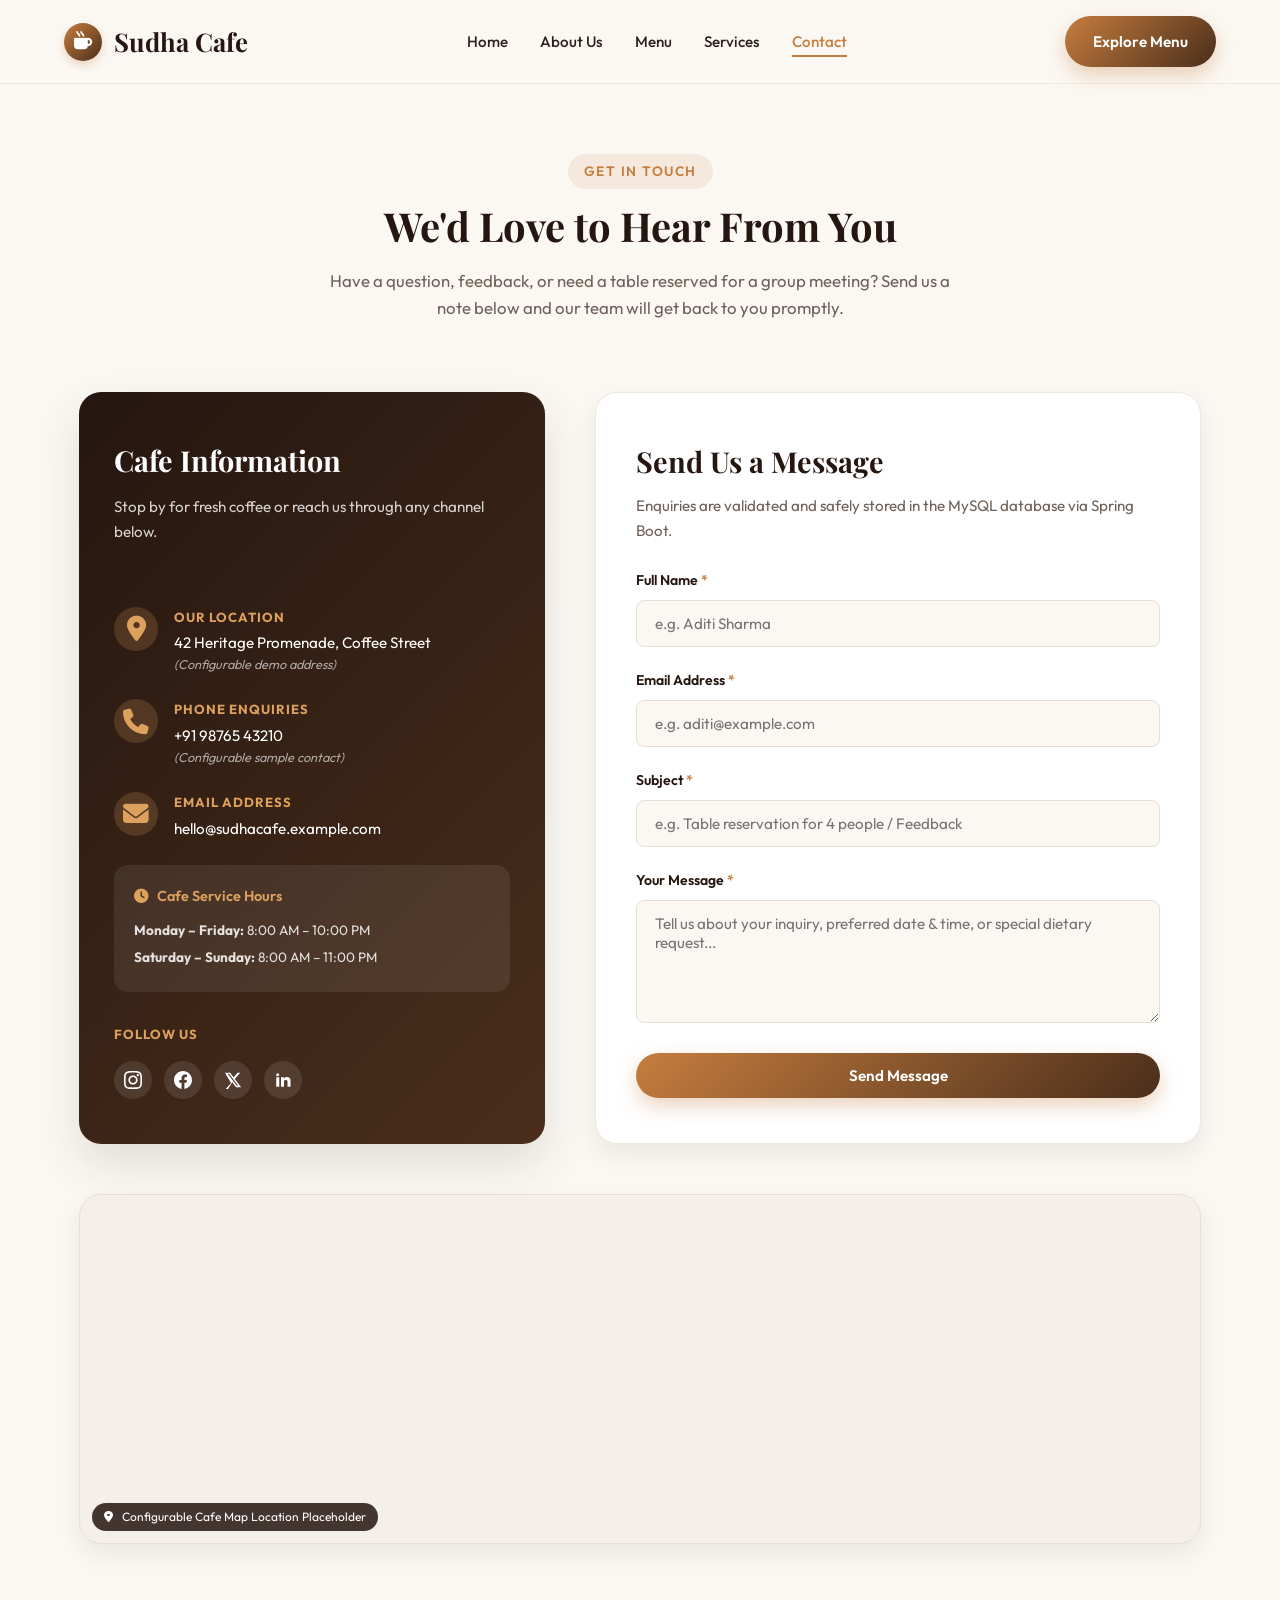
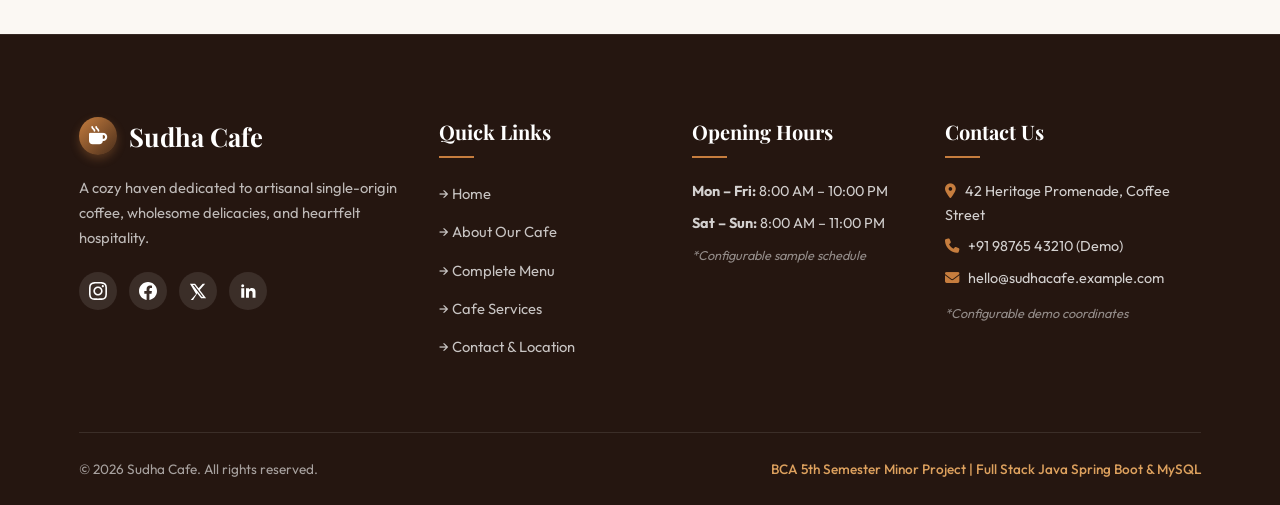
<file: frontend/contact.html>
<!DOCTYPE html>
<html lang="en">
<head>
    <meta charset="UTF-8">
    <meta name="viewport" content="width=device-width, initial-scale=1.0">
    <title>Contact &amp; Location | Sudha Cafe</title>
    <meta name="description" content="Reach out to Sudha Cafe for reservations, catering inquiries, feedback, or table bookings. Integrated with Spring Boot backend and MySQL.">
    
    <!-- Favicon -->
    <link rel="icon" type="image/svg+xml" href="favicon.svg">
    <link rel="alternate icon" href="favicon.ico">

    <!-- Font Awesome Icons -->
    <link rel="stylesheet" href="https://cdnjs.cloudflare.com/ajax/libs/font-awesome/6.5.1/css/all.min.css">

    <!-- Stylesheets -->
    <link rel="stylesheet" href="css/style.css">
    <link rel="stylesheet" href="css/responsive.css">
</head>
<body>

    <!-- Sticky Navigation Bar -->
    <header class="site-header" id="header">
        <div class="container nav-container">
            <a href="index.html" class="logo" id="logo-link">
                <div class="logo-icon"><i class="fa-solid fa-mug-hot"></i></div>
                <span>Sudha Cafe</span>
            </a>

            <nav>
                <ul class="nav-links" id="nav-links">
                    <li><a href="index.html" class="nav-link">Home</a></li>
                    <li><a href="about.html" class="nav-link">About Us</a></li>
                    <li><a href="menu.html" class="nav-link">Menu</a></li>
                    <li><a href="services.html" class="nav-link">Services</a></li>
                    <li><a href="contact.html" class="nav-link active">Contact</a></li>
                    <li class="mobile-drawer-cta" style="display: none;">
                        <a href="menu.html" class="btn btn-primary" style="width: 100%;">Explore Menu</a>
                    </li>
                </ul>
            </nav>

            <div class="nav-cta">
                <a href="menu.html" class="btn btn-primary">Explore Menu</a>
            </div>

            <button class="hamburger" id="hamburger-btn" aria-label="Toggle navigation menu">
                <span></span>
                <span></span>
                <span></span>
            </button>
        </div>
    </header>

    <!-- Contact Header Section -->
    <section class="services-section" style="padding: 70px 0 30px 0;">
        <div class="container text-center">
            <span class="section-badge">Get In Touch</span>
            <h1 class="section-title">We'd Love to Hear From You</h1>
            <p class="section-subtitle">
                Have a question, feedback, or need a table reserved for a group meeting? Send us a note below and our team will get back to you promptly.
            </p>
        </div>
    </section>

    <!-- Contact Form & Info Layout -->
    <section class="container" style="padding-bottom: 90px;">
        <div class="contact-layout">
            <!-- Left Column: Cafe Contact Information -->
            <div class="contact-info-card">
                <div class="contact-info-header">
                    <h3>Cafe Information</h3>
                    <p>Stop by for fresh coffee or reach us through any channel below.</p>
                </div>

                <div>
                    <!-- Address -->
                    <div class="info-item">
                        <div class="info-icon"><i class="fa-solid fa-location-dot"></i></div>
                        <div class="info-text">
                            <h5>Our Location</h5>
                            <p>42 Heritage Promenade, Coffee Street</p>
                            <p style="font-size: 0.8rem; color: rgba(255,255,255,0.6); font-style: italic;">(Configurable demo address)</p>
                        </div>
                    </div>

                    <!-- Phone -->
                    <div class="info-item">
                        <div class="info-icon"><i class="fa-solid fa-phone"></i></div>
                        <div class="info-text">
                            <h5>Phone Enquiries</h5>
                            <p>+91 98765 43210</p>
                            <p style="font-size: 0.8rem; color: rgba(255,255,255,0.6); font-style: italic;">(Configurable sample contact)</p>
                        </div>
                    </div>

                    <!-- Email -->
                    <div class="info-item">
                        <div class="info-icon"><i class="fa-solid fa-envelope"></i></div>
                        <div class="info-text">
                            <h5>Email Address</h5>
                            <p><a href="mailto:hello@sudhacafe.example.com">hello@sudhacafe.example.com</a></p>
                        </div>
                    </div>

                    <!-- Opening Hours Box -->
                    <div class="contact-hours-box">
                        <h5><i class="fa-solid fa-clock" style="margin-right: 6px;"></i> Cafe Service Hours</h5>
                        <p><strong>Monday – Friday:</strong> 8:00 AM – 10:00 PM</p>
                        <p><strong>Saturday – Sunday:</strong> 8:00 AM – 11:00 PM</p>
                    </div>
                </div>

                <!-- Social Links -->
                <div>
                    <h5 style="color: var(--color-gold); font-size: 0.82rem; text-transform: uppercase; letter-spacing: 1px; margin-bottom: 10px;">
                        Follow Us
                    </h5>
                    <div class="social-links">
                        <a href="https://instagram.com" target="_blank" rel="noopener" class="social-link" title="Instagram" aria-label="Instagram">
                            <svg viewBox="0 0 24 24" aria-hidden="true"><path fill="currentColor" d="M12 2.163c3.204 0 3.584.012 4.85.07 3.252.148 4.771 1.691 4.919 4.919.058 1.265.069 1.645.069 4.849 0 3.205-.012 3.584-.069 4.849-.149 3.225-1.664 4.771-4.919 4.919-1.266.058-1.644.07-4.85.07-3.204 0-3.584-.012-4.849-.07-3.26-.149-4.771-1.699-4.919-4.92-.058-1.265-.07-1.644-.07-4.849 0-3.204.013-3.583.07-4.849.149-3.227 1.664-4.771 4.919-4.919 1.266-.057 1.645-.069 4.849-.069zm0-2.163c-3.259 0-3.667.014-4.947.072-4.358.2-6.78 2.618-6.98 6.98-.059 1.281-.073 1.689-.073 4.948 0 3.259.014 3.668.072 4.948.2 4.358 2.618 6.78 6.98 6.98 1.281.058 1.689.072 4.948.072 3.259 0 3.668-.014 4.948-.072 4.354-.2 6.782-2.618 6.979-6.98.059-1.28.073-1.689.073-4.948 0-3.259-.014-3.667-.072-4.947-.196-4.354-2.617-6.78-6.979-6.98-1.281-.059-1.69-.073-4.949-.073zm0 5.838c-3.403 0-6.162 2.759-6.162 6.162s2.759 6.163 6.162 6.163 6.162-2.759 6.162-6.163c0-3.403-2.759-6.162-6.162-6.162zm0 10.162c-2.209 0-4-1.79-4-4 0-2.209 1.791-4 4-4s4 1.791 4 4c0 2.21-1.791 4-4 4zm6.406-11.845c-.796 0-1.441.645-1.441 1.44s.645 1.44 1.441 1.44c.795 0 1.439-.645 1.439-1.44s-.644-1.44-1.439-1.44z"/></svg>
                        </a>
                        <a href="https://facebook.com" target="_blank" rel="noopener" class="social-link" title="Facebook" aria-label="Facebook">
                            <svg viewBox="0 0 24 24" aria-hidden="true"><path fill="currentColor" d="M24 12.073c0-6.627-5.373-12-12-12s-12 5.373-12 12c0 5.99 4.388 10.954 10.125 11.854v-8.385H7.078v-3.47h3.047V9.43c0-3.007 1.792-4.669 4.533-4.669 1.312 0 2.686.235 2.686.235v2.953H15.83c-1.491 0-1.956.925-1.956 1.874v2.25h3.328l-.532 3.47h-2.796v8.385C19.612 23.027 24 18.062 24 12.073z"/></svg>
                        </a>
                        <a href="https://twitter.com" target="_blank" rel="noopener" class="social-link" title="Twitter / X" aria-label="Twitter / X">
                            <svg viewBox="0 0 24 24" aria-hidden="true"><path fill="currentColor" d="M18.244 2.25h3.308l-7.227 8.26 8.502 11.24H16.17l-5.214-6.817L4.99 24.75H1.68l7.73-8.835L1.254 2.25H8.08l4.713 6.231zm-1.161 17.52h1.833L7.084 4.126H5.117z"/></svg>
                        </a>
                        <a href="https://linkedin.com" target="_blank" rel="noopener" class="social-link" title="LinkedIn" aria-label="LinkedIn">
                            <svg viewBox="0 0 24 24" aria-hidden="true"><path fill="currentColor" d="M6.94 5a2 2 0 1 1-4-.002 2 2 0 0 1 4 .002zM7 8.48H3V21h4V8.48zm6.32 0H9.34V21h3.94v-6.57c0-3.66 4.77-3.95 4.77 0V21H22v-7.93c0-6.17-7.06-5.94-8.68-2.91v-1.68z"/></svg>
                        </a>
                    </div>
                </div>
            </div>

            <!-- Right Column: Interactive Contact Form -->
            <div class="contact-form-container">
                <h3 style="font-family: var(--font-heading); font-size: 1.8rem; color: var(--color-espresso); margin-bottom: 8px;">
                    Send Us a Message
                </h3>
                <p style="color: var(--color-text-muted); font-size: 0.95rem; margin-bottom: 25px;">
                    Enquiries are validated and safely stored in the MySQL database via Spring Boot.
                </p>

                <!-- Feedback Alert Banners -->
                <div class="alert alert-success" id="alert-success">
                    <span><i class="fa-solid fa-circle-check"></i></span>
                    <span class="alert-text">Thank you! Your message has been received.</span>
                </div>

                <div class="alert alert-danger" id="alert-error">
                    <span><i class="fa-solid fa-triangle-exclamation"></i></span>
                    <span class="alert-text">Please check the highlighted fields below.</span>
                </div>

                <form id="contact-form" novalidate>
                    <!-- Name Field -->
                    <div class="form-group">
                        <label for="contact-name" class="form-label">Full Name <span class="req">*</span></label>
                        <input 
                            type="text" 
                            id="contact-name" 
                            class="form-control" 
                            placeholder="e.g. Aditi Sharma" 
                            required 
                            minlength="2" 
                            maxlength="100"
                        >
                        <div class="invalid-feedback">Name must be between 2 and 100 characters.</div>
                    </div>

                    <!-- Email Field -->
                    <div class="form-group">
                        <label for="contact-email" class="form-label">Email Address <span class="req">*</span></label>
                        <input 
                            type="email" 
                            id="contact-email" 
                            class="form-control" 
                            placeholder="e.g. aditi@example.com" 
                            required 
                            maxlength="100"
                        >
                        <div class="invalid-feedback">Please enter a valid email address.</div>
                    </div>

                    <!-- Subject Field -->
                    <div class="form-group">
                        <label for="contact-subject" class="form-label">Subject <span class="req">*</span></label>
                        <input 
                            type="text" 
                            id="contact-subject" 
                            class="form-control" 
                            placeholder="e.g. Table reservation for 4 people / Feedback" 
                            required 
                            minlength="3" 
                            maxlength="150"
                        >
                        <div class="invalid-feedback">Subject must be between 3 and 150 characters.</div>
                    </div>

                    <!-- Message Field -->
                    <div class="form-group">
                        <label for="contact-message" class="form-label">Your Message <span class="req">*</span></label>
                        <textarea 
                            id="contact-message" 
                            class="form-control" 
                            rows="5" 
                            placeholder="Tell us about your inquiry, preferred date & time, or special dietary request..." 
                            required 
                            minlength="10" 
                            maxlength="2000"
                        ></textarea>
                        <div class="invalid-feedback">Message must be between 10 and 2000 characters.</div>
                    </div>

                    <!-- Submit Button -->
                    <button type="submit" class="btn btn-primary" id="contact-submit-btn" style="width: 100%;">
                        Send Message
                    </button>
                </form>
            </div>
        </div>

        <!-- Google Map Embed Placeholder Container -->
        <div class="map-container" id="map">
            <!-- Accessible OpenStreetMap / Google Maps Embed Placeholder -->
            <iframe 
                src="https://www.google.com/maps/embed?pb=!1m18!1m12!1m3!1d15552.123456789!2d77.5946!3d12.9716!2m3!1f0!2f0!3f0!3m2!1i1024!2i768!4f13.1!3m3!1m2!1s0x0%3A0x0!2zMTLCsDU4JzE3LjgiTiA3N8KwMzUnNDAuNiJF!5e0!3m2!1sen!2sin!4v1600000000000!5m2!1sen!2sin" 
                title="Sudha Cafe Location Map Placeholder" 
                loading="lazy" 
                referrerpolicy="no-referrer-when-downgrade">
            </iframe>
            <div class="map-placeholder-tag"><i class="fa-solid fa-location-dot" style="margin-right: 6px;"></i> Configurable Cafe Map Location Placeholder</div>
        </div>
    </section>

    <!-- Footer -->
    <footer class="site-footer">
        <div class="container">
            <div class="footer-grid">
                <div class="footer-col">
                    <div class="logo" style="color: #FFFFFF; margin-bottom: 15px;">
                        <div class="logo-icon"><i class="fa-solid fa-mug-hot"></i></div>
                        <span>Sudha Cafe</span>
                    </div>
                    <p class="footer-desc">
                        A cozy haven dedicated to artisanal single-origin coffee, wholesome delicacies, and heartfelt hospitality.
                    </p>
                    <div class="social-links">
                        <a href="https://instagram.com" target="_blank" rel="noopener" class="social-link" title="Instagram" aria-label="Instagram">
                            <svg viewBox="0 0 24 24" aria-hidden="true"><path fill="currentColor" d="M12 2.163c3.204 0 3.584.012 4.85.07 3.252.148 4.771 1.691 4.919 4.919.058 1.265.069 1.645.069 4.849 0 3.205-.012 3.584-.069 4.849-.149 3.225-1.664 4.771-4.919 4.919-1.266.058-1.644.07-4.85.07-3.204 0-3.584-.012-4.849-.07-3.26-.149-4.771-1.699-4.919-4.92-.058-1.265-.07-1.644-.07-4.849 0-3.204.013-3.583.07-4.849.149-3.227 1.664-4.771 4.919-4.919 1.266-.057 1.645-.069 4.849-.069zm0-2.163c-3.259 0-3.667.014-4.947.072-4.358.2-6.78 2.618-6.98 6.98-.059 1.281-.073 1.689-.073 4.948 0 3.259.014 3.668.072 4.948.2 4.358 2.618 6.78 6.98 6.98 1.281.058 1.689.072 4.948.072 3.259 0 3.668-.014 4.948-.072 4.354-.2 6.782-2.618 6.979-6.98.059-1.28.073-1.689.073-4.948 0-3.259-.014-3.667-.072-4.947-.196-4.354-2.617-6.78-6.979-6.98-1.281-.059-1.69-.073-4.949-.073zm0 5.838c-3.403 0-6.162 2.759-6.162 6.162s2.759 6.163 6.162 6.163 6.162-2.759 6.162-6.163c0-3.403-2.759-6.162-6.162-6.162zm0 10.162c-2.209 0-4-1.79-4-4 0-2.209 1.791-4 4-4s4 1.791 4 4c0 2.21-1.791 4-4 4zm6.406-11.845c-.796 0-1.441.645-1.441 1.44s.645 1.44 1.441 1.44c.795 0 1.439-.645 1.439-1.44s-.644-1.44-1.439-1.44z"/></svg>
                        </a>
                        <a href="https://facebook.com" target="_blank" rel="noopener" class="social-link" title="Facebook" aria-label="Facebook">
                            <svg viewBox="0 0 24 24" aria-hidden="true"><path fill="currentColor" d="M24 12.073c0-6.627-5.373-12-12-12s-12 5.373-12 12c0 5.99 4.388 10.954 10.125 11.854v-8.385H7.078v-3.47h3.047V9.43c0-3.007 1.792-4.669 4.533-4.669 1.312 0 2.686.235 2.686.235v2.953H15.83c-1.491 0-1.956.925-1.956 1.874v2.25h3.328l-.532 3.47h-2.796v8.385C19.612 23.027 24 18.062 24 12.073z"/></svg>
                        </a>
                        <a href="https://twitter.com" target="_blank" rel="noopener" class="social-link" title="Twitter / X" aria-label="Twitter / X">
                            <svg viewBox="0 0 24 24" aria-hidden="true"><path fill="currentColor" d="M18.244 2.25h3.308l-7.227 8.26 8.502 11.24H16.17l-5.214-6.817L4.99 24.75H1.68l7.73-8.835L1.254 2.25H8.08l4.713 6.231zm-1.161 17.52h1.833L7.084 4.126H5.117z"/></svg>
                        </a>
                        <a href="https://linkedin.com" target="_blank" rel="noopener" class="social-link" title="LinkedIn" aria-label="LinkedIn">
                            <svg viewBox="0 0 24 24" aria-hidden="true"><path fill="currentColor" d="M6.94 5a2 2 0 1 1-4-.002 2 2 0 0 1 4 .002zM7 8.48H3V21h4V8.48zm6.32 0H9.34V21h3.94v-6.57c0-3.66 4.77-3.95 4.77 0V21H22v-7.93c0-6.17-7.06-5.94-8.68-2.91v-1.68z"/></svg>
                        </a>
                    </div>
                </div>

                <div class="footer-col">
                    <h4>Quick Links</h4>
                    <ul class="footer-links">
                        <li><a href="index.html">→ Home</a></li>
                        <li><a href="about.html">→ About Our Cafe</a></li>
                        <li><a href="menu.html">→ Complete Menu</a></li>
                        <li><a href="services.html">→ Cafe Services</a></li>
                        <li><a href="contact.html">→ Contact &amp; Location</a></li>
                    </ul>
                </div>

                <div class="footer-col">
                    <h4>Opening Hours</h4>
                    <p style="font-size: 0.9rem; margin-bottom: 8px;"><strong>Mon – Fri:</strong> 8:00 AM – 10:00 PM</p>
                    <p style="font-size: 0.9rem; margin-bottom: 8px;"><strong>Sat – Sun:</strong> 8:00 AM – 11:00 PM</p>
                    <p style="font-size: 0.8rem; color: rgba(255,255,255,0.5); margin-top: 10px; font-style: italic;">
                        *Configurable sample schedule
                    </p>
                </div>

                <div class="footer-col">
                    <h4>Contact Us</h4>
                    <p style="font-size: 0.9rem; margin-bottom: 8px;"><i class="fa-solid fa-location-dot" style="margin-right: 6px; color: var(--color-caramel);"></i> 42 Heritage Promenade, Coffee Street</p>
                    <p style="font-size: 0.9rem; margin-bottom: 8px;"><i class="fa-solid fa-phone" style="margin-right: 6px; color: var(--color-caramel);"></i> +91 98765 43210 (Demo)</p>
                    <p style="font-size: 0.9rem; margin-bottom: 12px;"><i class="fa-solid fa-envelope" style="margin-right: 6px; color: var(--color-caramel);"></i> hello@sudhacafe.example.com</p>
                    <p style="font-size: 0.8rem; color: rgba(255,255,255,0.5); font-style: italic;">
                        *Configurable demo coordinates
                    </p>
                </div>
            </div>

            <div class="footer-bottom">
                <p>&copy; 2026 Sudha Cafe. All rights reserved.</p>
                <p class="project-credit-tag">BCA 5th Semester Minor Project | Full Stack Java Spring Boot &amp; MySQL</p>
            </div>
        </div>
    </footer>

    <!-- Scripts -->
    <script src="js/main.js"></script>
    <script src="js/contact.js"></script>
</body>
</html>
</file>
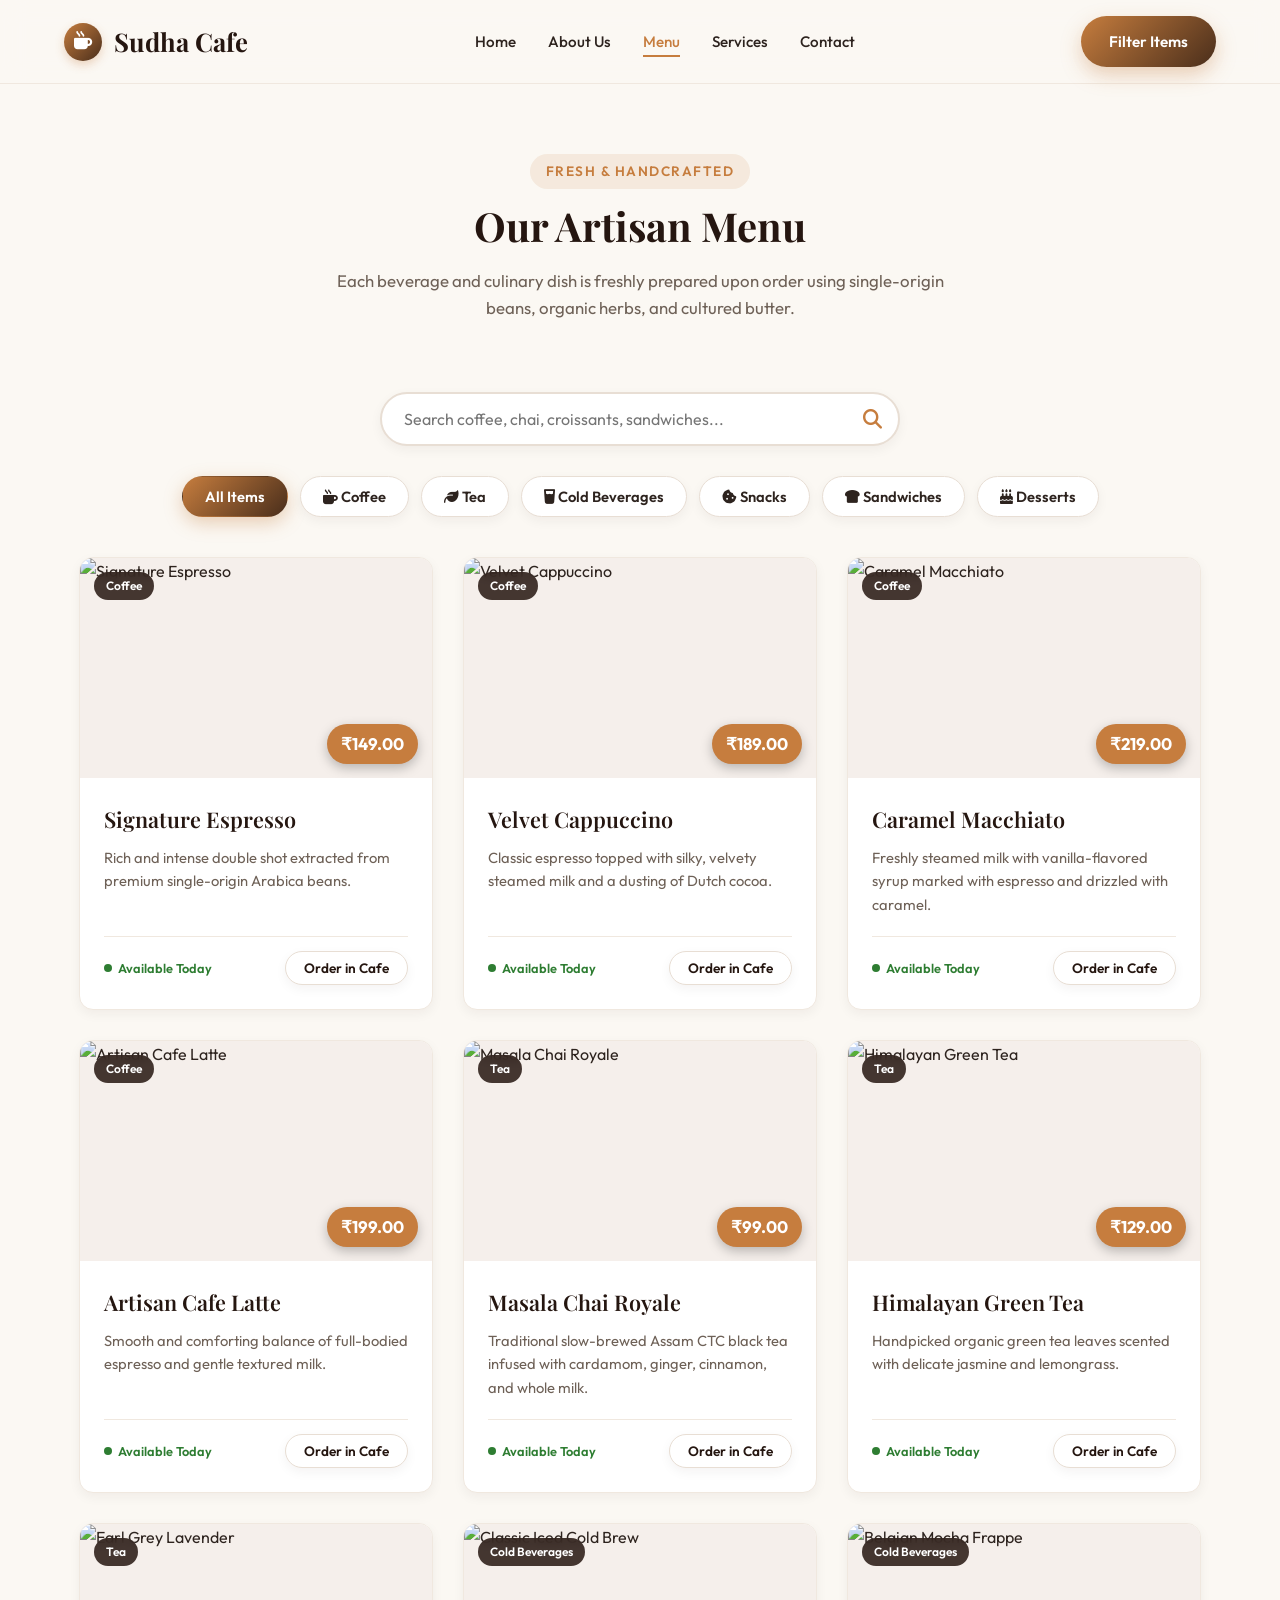
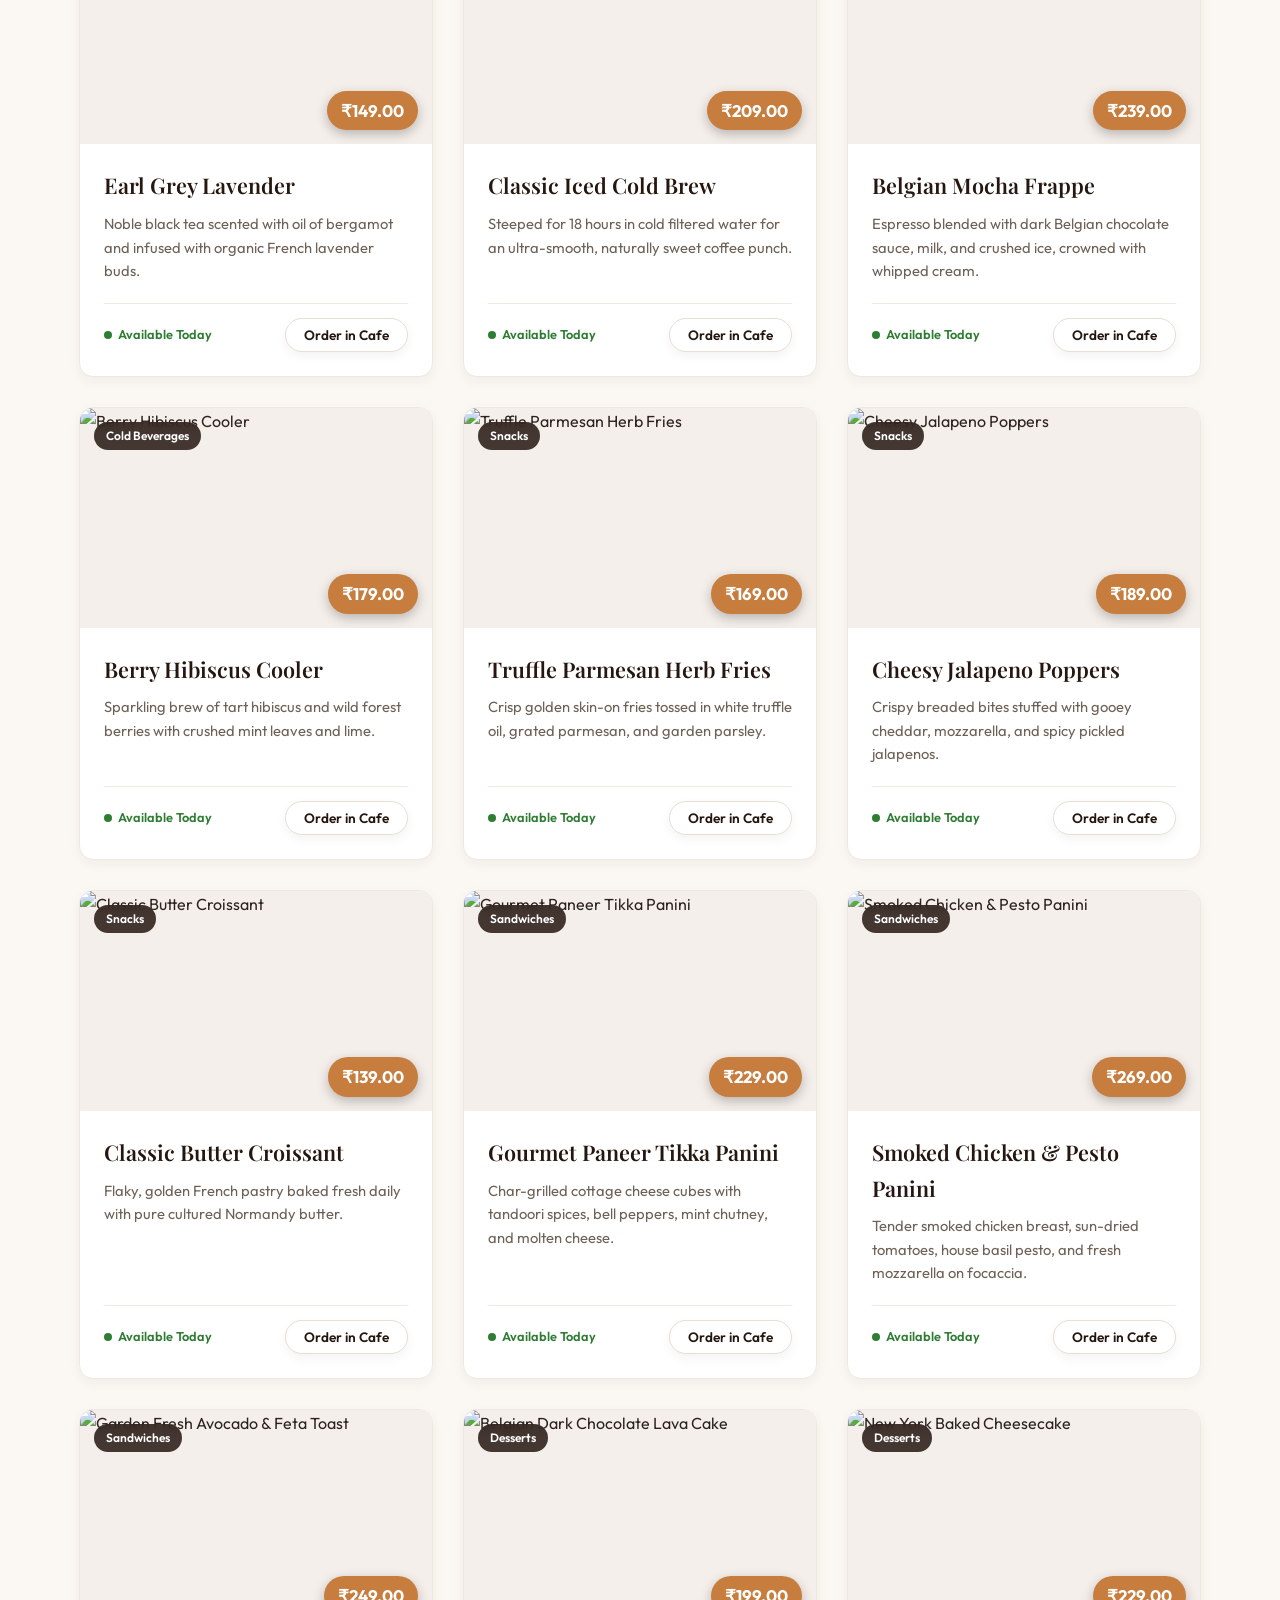
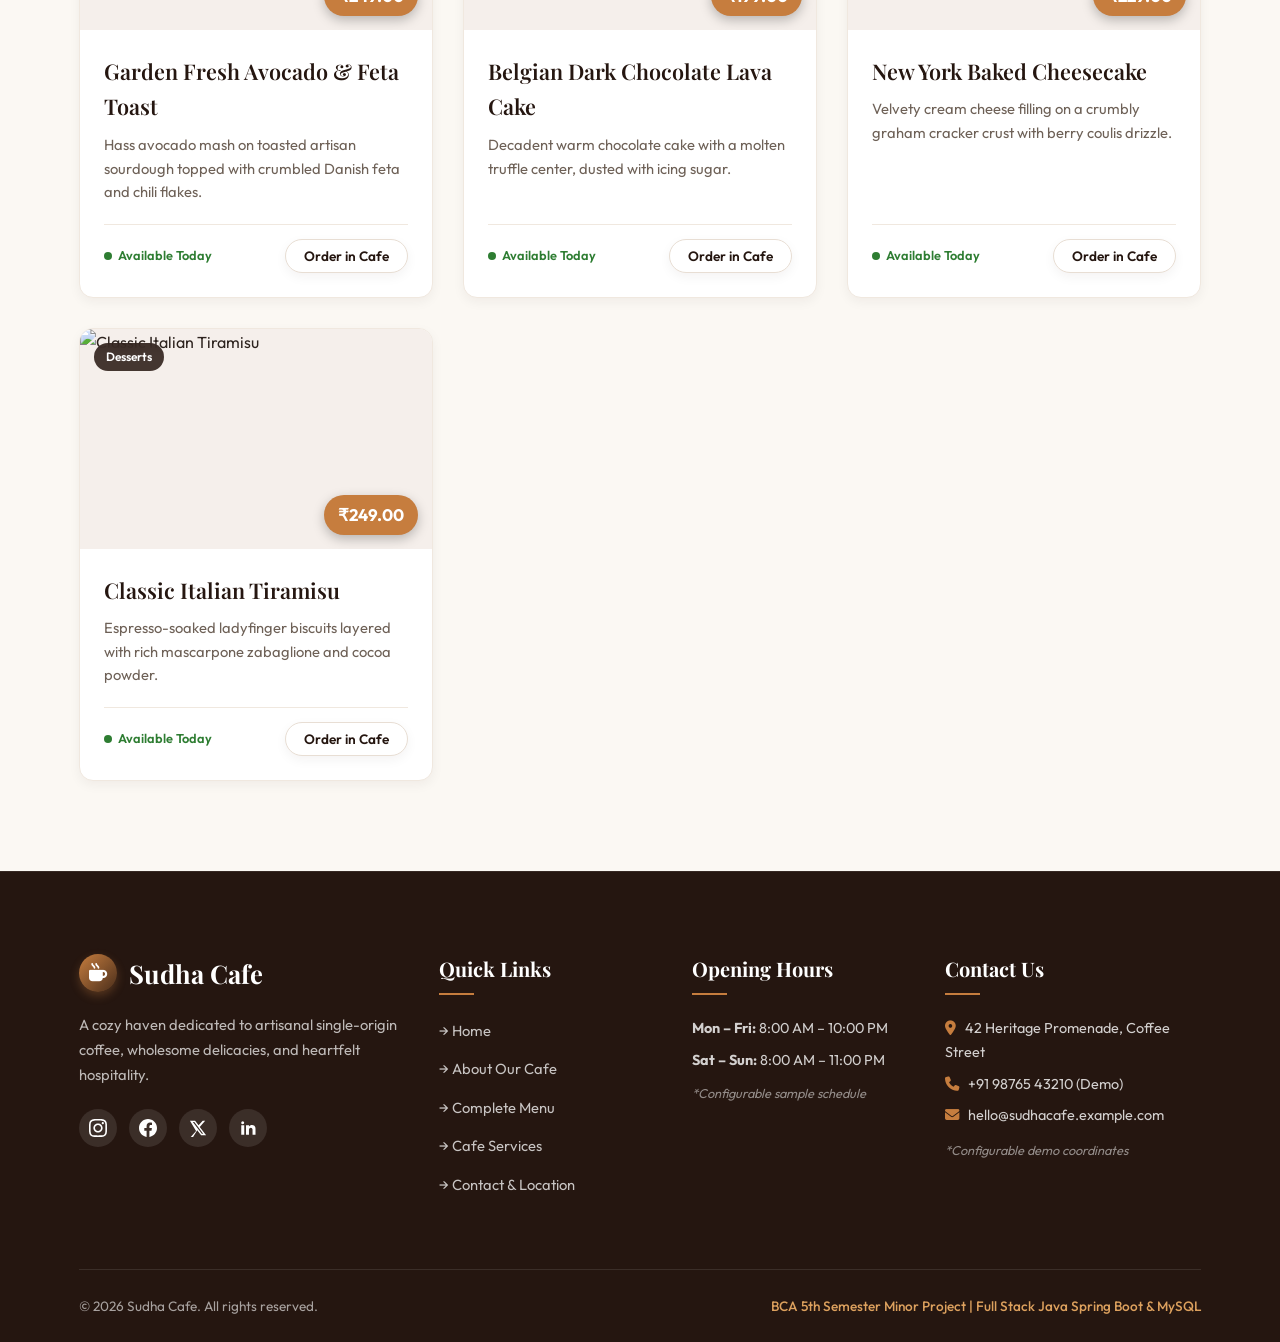
<file: frontend/menu.html>
<!DOCTYPE html>
<html lang="en">
<head>
    <meta charset="UTF-8">
    <meta name="viewport" content="width=device-width, initial-scale=1.0">
    <title>Interactive Menu | Sudha Cafe</title>
    <meta name="description" content="Explore Sudha Cafe's handcrafted menu featuring artisanal espresso, refreshing cold brews, herbal teas, gourmet sandwiches, and rich desserts in INR.">
    
    <!-- Favicon -->
    <link rel="icon" type="image/svg+xml" href="favicon.svg">
    <link rel="alternate icon" href="favicon.ico">

    <!-- Font Awesome Icons -->
    <link rel="stylesheet" href="https://cdnjs.cloudflare.com/ajax/libs/font-awesome/6.5.1/css/all.min.css">

    <!-- Stylesheets -->
    <link rel="stylesheet" href="css/style.css">
    <link rel="stylesheet" href="css/responsive.css">
</head>
<body>

    <!-- Sticky Navigation Bar -->
    <header class="site-header" id="header">
        <div class="container nav-container">
            <a href="index.html" class="logo" id="logo-link">
                <div class="logo-icon"><i class="fa-solid fa-mug-hot"></i></div>
                <span>Sudha Cafe</span>
            </a>

            <nav>
                <ul class="nav-links" id="nav-links">
                    <li><a href="index.html" class="nav-link">Home</a></li>
                    <li><a href="about.html" class="nav-link">About Us</a></li>
                    <li><a href="menu.html" class="nav-link active">Menu</a></li>
                    <li><a href="services.html" class="nav-link">Services</a></li>
                    <li><a href="contact.html" class="nav-link">Contact</a></li>
                    <li class="mobile-drawer-cta" style="display: none;">
                        <a href="menu.html" class="btn btn-primary" style="width: 100%;">Explore Menu</a>
                    </li>
                </ul>
            </nav>

            <div class="nav-cta">
                <a href="#menu-controls" class="btn btn-primary">Filter Items</a>
            </div>

            <button class="hamburger" id="hamburger-btn" aria-label="Toggle navigation menu">
                <span></span>
                <span></span>
                <span></span>
            </button>
        </div>
    </header>

    <!-- Menu Header Section -->
    <section class="featured-section" style="padding: 70px 0 30px 0;">
        <div class="container text-center">
            <span class="section-badge">Fresh &amp; Handcrafted</span>
            <h1 class="section-title">Our Artisan Menu</h1>
            <p class="section-subtitle">
                Each beverage and culinary dish is freshly prepared upon order using single-origin beans, organic herbs, and cultured butter.
            </p>
        </div>
    </section>

    <!-- Interactive Search & Category Filter Section -->
    <section class="container menu-controls" id="menu-controls">
        <!-- Live Search Input -->
        <div class="menu-search-wrapper">
            <input 
                type="text" 
                id="menu-search" 
                class="menu-search-input" 
                placeholder="Search coffee, chai, croissants, sandwiches..."
                aria-label="Search menu items"
            >
            <button class="search-icon-btn" aria-label="Search"><i class="fa-solid fa-magnifying-glass"></i></button>
        </div>

        <!-- Category Filter Buttons -->
        <div class="category-filters" id="category-filters">
            <button class="filter-btn active" data-category="all">All Items</button>
            <button class="filter-btn" data-category="coffee"><i class="fa-solid fa-mug-hot"></i> Coffee</button>
            <button class="filter-btn" data-category="tea"><i class="fa-solid fa-leaf"></i> Tea</button>
            <button class="filter-btn" data-category="cold beverages"><i class="fa-solid fa-glass-water"></i> Cold Beverages</button>
            <button class="filter-btn" data-category="snacks"><i class="fa-solid fa-cookie-bite"></i> Snacks</button>
            <button class="filter-btn" data-category="sandwiches"><i class="fa-solid fa-bread-slice"></i> Sandwiches</button>
            <button class="filter-btn" data-category="desserts"><i class="fa-solid fa-cake-candles"></i> Desserts</button>
        </div>
    </section>

    <!-- Menu Items Grid Container -->
    <section class="container" style="padding-bottom: 90px;">
        <div class="grid-3" id="menu-grid">
            <!-- Dynamically populated via menu.js from Spring Boot API or offline sample data -->
        </div>
    </section>

    <!-- Footer -->
    <footer class="site-footer">
        <div class="container">
            <div class="footer-grid">
                <div class="footer-col">
                    <div class="logo" style="color: #FFFFFF; margin-bottom: 15px;">
                        <div class="logo-icon"><i class="fa-solid fa-mug-hot"></i></div>
                        <span>Sudha Cafe</span>
                    </div>
                    <p class="footer-desc">
                        A cozy haven dedicated to artisanal single-origin coffee, wholesome delicacies, and heartfelt hospitality.
                    </p>
                    <div class="social-links">
                        <a href="https://instagram.com" target="_blank" rel="noopener" class="social-link" title="Instagram" aria-label="Instagram">
                            <svg viewBox="0 0 24 24" aria-hidden="true"><path fill="currentColor" d="M12 2.163c3.204 0 3.584.012 4.85.07 3.252.148 4.771 1.691 4.919 4.919.058 1.265.069 1.645.069 4.849 0 3.205-.012 3.584-.069 4.849-.149 3.225-1.664 4.771-4.919 4.919-1.266.058-1.644.07-4.85.07-3.204 0-3.584-.012-4.849-.07-3.26-.149-4.771-1.699-4.919-4.92-.058-1.265-.07-1.644-.07-4.849 0-3.204.013-3.583.07-4.849.149-3.227 1.664-4.771 4.919-4.919 1.266-.057 1.645-.069 4.849-.069zm0-2.163c-3.259 0-3.667.014-4.947.072-4.358.2-6.78 2.618-6.98 6.98-.059 1.281-.073 1.689-.073 4.948 0 3.259.014 3.668.072 4.948.2 4.358 2.618 6.78 6.98 6.98 1.281.058 1.689.072 4.948.072 3.259 0 3.668-.014 4.948-.072 4.354-.2 6.782-2.618 6.979-6.98.059-1.28.073-1.689.073-4.948 0-3.259-.014-3.667-.072-4.947-.196-4.354-2.617-6.78-6.979-6.98-1.281-.059-1.69-.073-4.949-.073zm0 5.838c-3.403 0-6.162 2.759-6.162 6.162s2.759 6.163 6.162 6.163 6.162-2.759 6.162-6.163c0-3.403-2.759-6.162-6.162-6.162zm0 10.162c-2.209 0-4-1.79-4-4 0-2.209 1.791-4 4-4s4 1.791 4 4c0 2.21-1.791 4-4 4zm6.406-11.845c-.796 0-1.441.645-1.441 1.44s.645 1.44 1.441 1.44c.795 0 1.439-.645 1.439-1.44s-.644-1.44-1.439-1.44z"/></svg>
                        </a>
                        <a href="https://facebook.com" target="_blank" rel="noopener" class="social-link" title="Facebook" aria-label="Facebook">
                            <svg viewBox="0 0 24 24" aria-hidden="true"><path fill="currentColor" d="M24 12.073c0-6.627-5.373-12-12-12s-12 5.373-12 12c0 5.99 4.388 10.954 10.125 11.854v-8.385H7.078v-3.47h3.047V9.43c0-3.007 1.792-4.669 4.533-4.669 1.312 0 2.686.235 2.686.235v2.953H15.83c-1.491 0-1.956.925-1.956 1.874v2.25h3.328l-.532 3.47h-2.796v8.385C19.612 23.027 24 18.062 24 12.073z"/></svg>
                        </a>
                        <a href="https://twitter.com" target="_blank" rel="noopener" class="social-link" title="Twitter / X" aria-label="Twitter / X">
                            <svg viewBox="0 0 24 24" aria-hidden="true"><path fill="currentColor" d="M18.244 2.25h3.308l-7.227 8.26 8.502 11.24H16.17l-5.214-6.817L4.99 24.75H1.68l7.73-8.835L1.254 2.25H8.08l4.713 6.231zm-1.161 17.52h1.833L7.084 4.126H5.117z"/></svg>
                        </a>
                        <a href="https://linkedin.com" target="_blank" rel="noopener" class="social-link" title="LinkedIn" aria-label="LinkedIn">
                            <svg viewBox="0 0 24 24" aria-hidden="true"><path fill="currentColor" d="M6.94 5a2 2 0 1 1-4-.002 2 2 0 0 1 4 .002zM7 8.48H3V21h4V8.48zm6.32 0H9.34V21h3.94v-6.57c0-3.66 4.77-3.95 4.77 0V21H22v-7.93c0-6.17-7.06-5.94-8.68-2.91v-1.68z"/></svg>
                        </a>
                    </div>
                </div>

                <div class="footer-col">
                    <h4>Quick Links</h4>
                    <ul class="footer-links">
                        <li><a href="index.html">→ Home</a></li>
                        <li><a href="about.html">→ About Our Cafe</a></li>
                        <li><a href="menu.html">→ Complete Menu</a></li>
                        <li><a href="services.html">→ Cafe Services</a></li>
                        <li><a href="contact.html">→ Contact &amp; Location</a></li>
                    </ul>
                </div>

                <div class="footer-col">
                    <h4>Opening Hours</h4>
                    <p style="font-size: 0.9rem; margin-bottom: 8px;"><strong>Mon – Fri:</strong> 8:00 AM – 10:00 PM</p>
                    <p style="font-size: 0.9rem; margin-bottom: 8px;"><strong>Sat – Sun:</strong> 8:00 AM – 11:00 PM</p>
                    <p style="font-size: 0.8rem; color: rgba(255,255,255,0.5); margin-top: 10px; font-style: italic;">
                        *Configurable sample schedule
                    </p>
                </div>

                <div class="footer-col">
                    <h4>Contact Us</h4>
                    <p style="font-size: 0.9rem; margin-bottom: 8px;"><i class="fa-solid fa-location-dot" style="margin-right: 6px; color: var(--color-caramel);"></i> 42 Heritage Promenade, Coffee Street</p>
                    <p style="font-size: 0.9rem; margin-bottom: 8px;"><i class="fa-solid fa-phone" style="margin-right: 6px; color: var(--color-caramel);"></i> +91 98765 43210 (Demo)</p>
                    <p style="font-size: 0.9rem; margin-bottom: 12px;"><i class="fa-solid fa-envelope" style="margin-right: 6px; color: var(--color-caramel);"></i> hello@sudhacafe.example.com</p>
                    <p style="font-size: 0.8rem; color: rgba(255,255,255,0.5); font-style: italic;">
                        *Configurable demo coordinates
                    </p>
                </div>
            </div>

            <div class="footer-bottom">
                <p>&copy; 2026 Sudha Cafe. All rights reserved.</p>
                <p class="project-credit-tag">BCA 5th Semester Minor Project | Full Stack Java Spring Boot &amp; MySQL</p>
            </div>
        </div>
    </footer>

    <!-- Scripts -->
    <script src="js/main.js"></script>
    <script src="js/menu.js"></script>
</body>
</html>
</file>
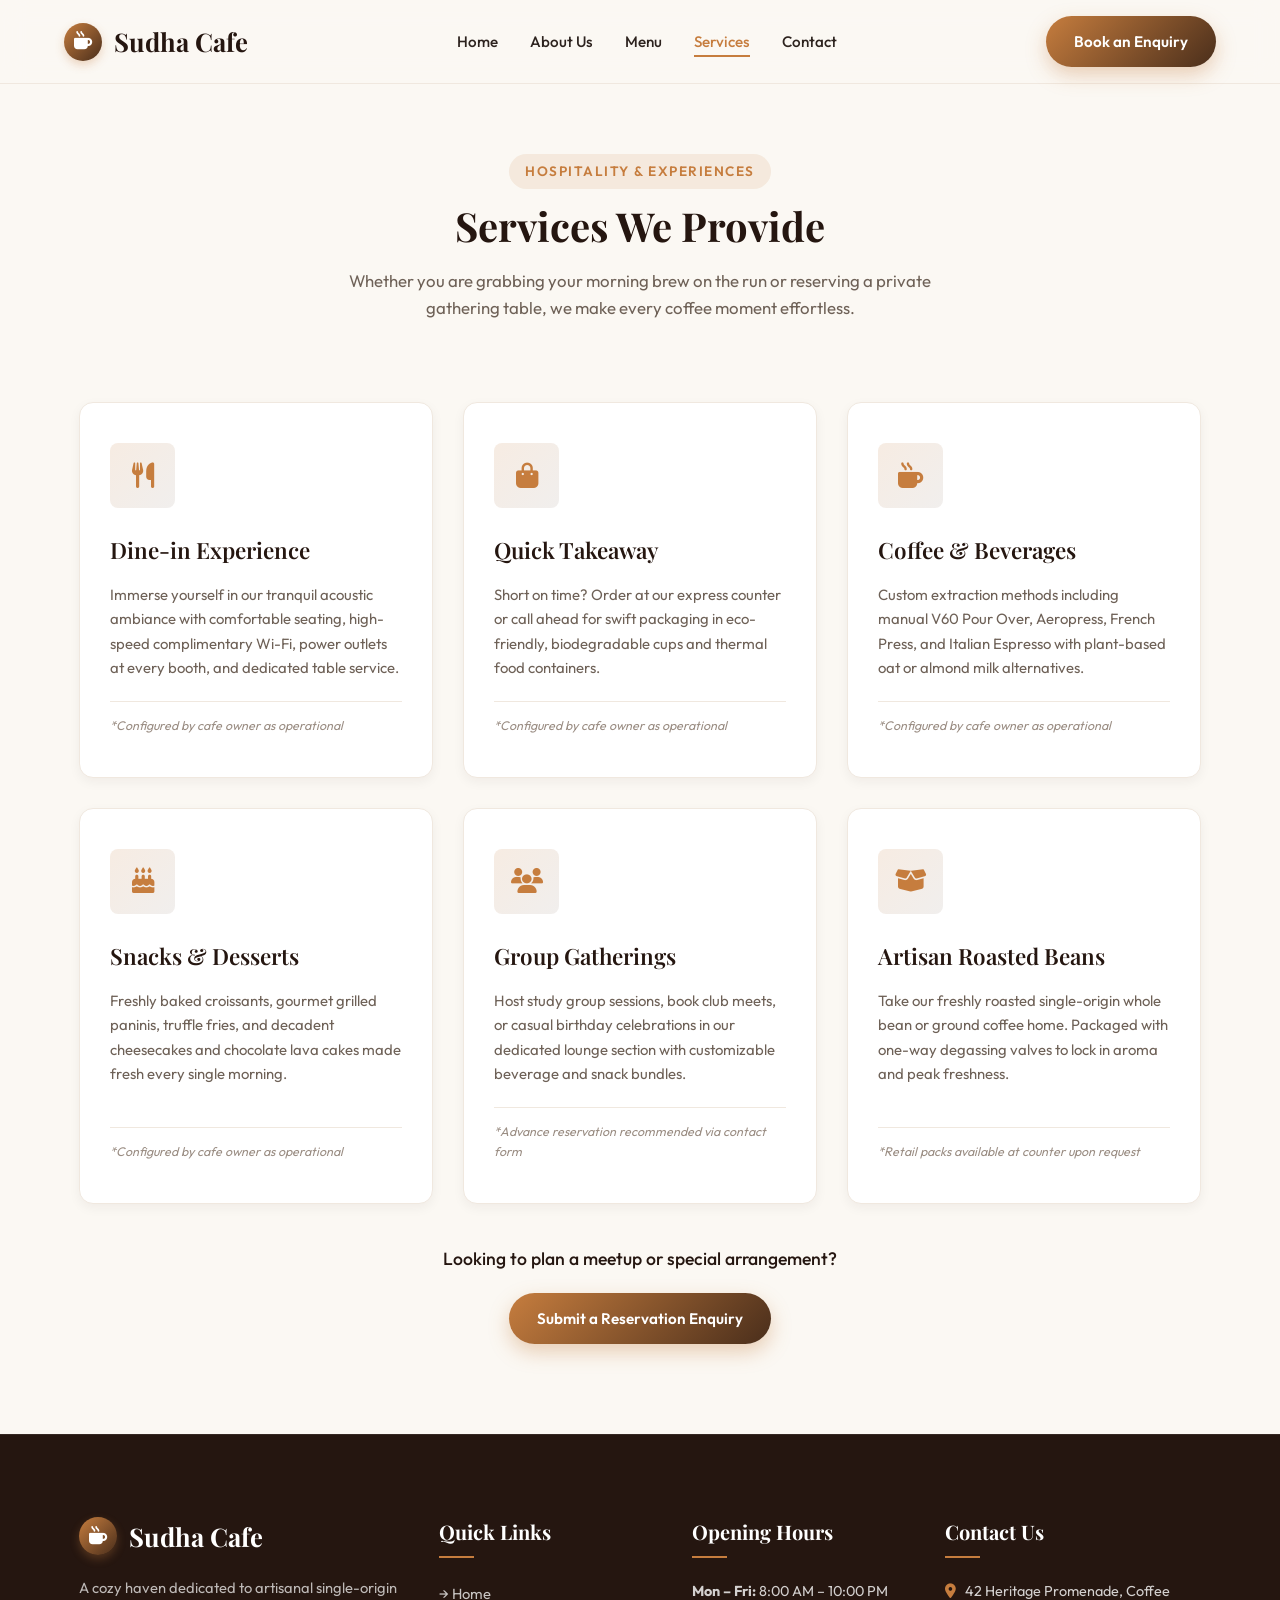
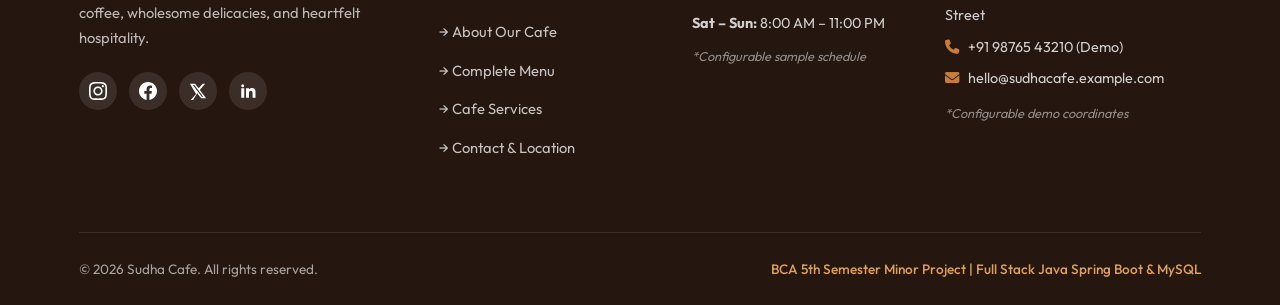
<file: frontend/services.html>
<!DOCTYPE html>
<html lang="en">
<head>
    <meta charset="UTF-8">
    <meta name="viewport" content="width=device-width, initial-scale=1.0">
    <title>Our Services | Sudha Cafe - Dine-in, Takeaway &amp; Gatherings</title>
    <meta name="description" content="Explore hospitality services at Sudha Cafe: artisanal dine-in, express takeaway, specialty beverage curation, and private gatherings.">
    
    <!-- Favicon -->
    <link rel="icon" type="image/svg+xml" href="favicon.svg">
    <link rel="alternate icon" href="favicon.ico">

    <!-- Font Awesome Icons -->
    <link rel="stylesheet" href="https://cdnjs.cloudflare.com/ajax/libs/font-awesome/6.5.1/css/all.min.css">

    <!-- Stylesheets -->
    <link rel="stylesheet" href="css/style.css">
    <link rel="stylesheet" href="css/responsive.css">
</head>
<body>

    <!-- Sticky Navigation Bar -->
    <header class="site-header" id="header">
        <div class="container nav-container">
            <a href="index.html" class="logo" id="logo-link">
                <div class="logo-icon"><i class="fa-solid fa-mug-hot"></i></div>
                <span>Sudha Cafe</span>
            </a>

            <nav>
                <ul class="nav-links" id="nav-links">
                    <li><a href="index.html" class="nav-link">Home</a></li>
                    <li><a href="about.html" class="nav-link">About Us</a></li>
                    <li><a href="menu.html" class="nav-link">Menu</a></li>
                    <li><a href="services.html" class="nav-link active">Services</a></li>
                    <li><a href="contact.html" class="nav-link">Contact</a></li>
                    <li class="mobile-drawer-cta" style="display: none;">
                        <a href="menu.html" class="btn btn-primary" style="width: 100%;">Explore Menu</a>
                    </li>
                </ul>
            </nav>

            <div class="nav-cta">
                <a href="contact.html" class="btn btn-primary">Book an Enquiry</a>
            </div>

            <button class="hamburger" id="hamburger-btn" aria-label="Toggle navigation menu">
                <span></span>
                <span></span>
                <span></span>
            </button>
        </div>
    </header>

    <!-- Services Header Section -->
    <section class="services-section" style="padding: 70px 0 40px 0;">
        <div class="container text-center">
            <span class="section-badge">Hospitality &amp; Experiences</span>
            <h1 class="section-title">Services We Provide</h1>
            <p class="section-subtitle">
                Whether you are grabbing your morning brew on the run or reserving a private gathering table, we make every coffee moment effortless.
            </p>
        </div>
    </section>

    <!-- Services Grid Section -->
    <section class="container" style="padding-bottom: 90px;">
        <div class="services-grid">
            <!-- Service 1: Dine-In -->
            <div class="service-card">
                <div class="service-icon-box"><i class="fa-solid fa-utensils"></i></div>
                <h3 class="service-title">Dine-in Experience</h3>
                <p class="service-desc">
                    Immerse yourself in our tranquil acoustic ambiance with comfortable seating, high-speed complimentary Wi-Fi, power outlets at every booth, and dedicated table service.
                </p>
                <div class="service-status-tag">*Configured by cafe owner as operational</div>
            </div>

            <!-- Service 2: Takeaway -->
            <div class="service-card">
                <div class="service-icon-box"><i class="fa-solid fa-bag-shopping"></i></div>
                <h3 class="service-title">Quick Takeaway</h3>
                <p class="service-desc">
                    Short on time? Order at our express counter or call ahead for swift packaging in eco-friendly, biodegradable cups and thermal food containers.
                </p>
                <div class="service-status-tag">*Configured by cafe owner as operational</div>
            </div>

            <!-- Service 3: Coffee and Beverages -->
            <div class="service-card">
                <div class="service-icon-box"><i class="fa-solid fa-mug-hot"></i></div>
                <h3 class="service-title">Coffee &amp; Beverages</h3>
                <p class="service-desc">
                    Custom extraction methods including manual V60 Pour Over, Aeropress, French Press, and Italian Espresso with plant-based oat or almond milk alternatives.
                </p>
                <div class="service-status-tag">*Configured by cafe owner as operational</div>
            </div>

            <!-- Service 4: Snacks and Desserts -->
            <div class="service-card">
                <div class="service-icon-box"><i class="fa-solid fa-cake-candles"></i></div>
                <h3 class="service-title">Snacks &amp; Desserts</h3>
                <p class="service-desc">
                    Freshly baked croissants, gourmet grilled paninis, truffle fries, and decadent cheesecakes and chocolate lava cakes made fresh every single morning.
                </p>
                <div class="service-status-tag">*Configured by cafe owner as operational</div>
            </div>

            <!-- Service 5: Group Gatherings -->
            <div class="service-card">
                <div class="service-icon-box"><i class="fa-solid fa-users"></i></div>
                <h3 class="service-title">Group Gatherings</h3>
                <p class="service-desc">
                    Host study group sessions, book club meets, or casual birthday celebrations in our dedicated lounge section with customizable beverage and snack bundles.
                </p>
                <div class="service-status-tag">*Advance reservation recommended via contact form</div>
            </div>

            <!-- Service 6: Bean Subscription (Coming Soon) -->
            <div class="service-card">
                <div class="service-icon-box"><i class="fa-solid fa-box-open"></i></div>
                <h3 class="service-title">Artisan Roasted Beans</h3>
                <p class="service-desc">
                    Take our freshly roasted single-origin whole bean or ground coffee home. Packaged with one-way degassing valves to lock in aroma and peak freshness.
                </p>
                <div class="service-status-tag">*Retail packs available at counter upon request</div>
            </div>
        </div>

        <!-- Banner for Inquiries -->
        <div class="text-center" style="margin-top: 40px;">
            <p style="font-size: 1.1rem; color: var(--color-espresso); margin-bottom: 20px; font-weight: 500;">
                Looking to plan a meetup or special arrangement?
            </p>
            <a href="contact.html" class="btn btn-primary">Submit a Reservation Enquiry</a>
        </div>
    </section>

    <!-- Footer -->
    <footer class="site-footer">
        <div class="container">
            <div class="footer-grid">
                <div class="footer-col">
                    <div class="logo" style="color: #FFFFFF; margin-bottom: 15px;">
                        <div class="logo-icon"><i class="fa-solid fa-mug-hot"></i></div>
                        <span>Sudha Cafe</span>
                    </div>
                    <p class="footer-desc">
                        A cozy haven dedicated to artisanal single-origin coffee, wholesome delicacies, and heartfelt hospitality.
                    </p>
                    <div class="social-links">
                        <a href="https://instagram.com" target="_blank" rel="noopener" class="social-link" title="Instagram" aria-label="Instagram">
                            <svg viewBox="0 0 24 24" aria-hidden="true"><path fill="currentColor" d="M12 2.163c3.204 0 3.584.012 4.85.07 3.252.148 4.771 1.691 4.919 4.919.058 1.265.069 1.645.069 4.849 0 3.205-.012 3.584-.069 4.849-.149 3.225-1.664 4.771-4.919 4.919-1.266.058-1.644.07-4.85.07-3.204 0-3.584-.012-4.849-.07-3.26-.149-4.771-1.699-4.919-4.92-.058-1.265-.07-1.644-.07-4.849 0-3.204.013-3.583.07-4.849.149-3.227 1.664-4.771 4.919-4.919 1.266-.057 1.645-.069 4.849-.069zm0-2.163c-3.259 0-3.667.014-4.947.072-4.358.2-6.78 2.618-6.98 6.98-.059 1.281-.073 1.689-.073 4.948 0 3.259.014 3.668.072 4.948.2 4.358 2.618 6.78 6.98 6.98 1.281.058 1.689.072 4.948.072 3.259 0 3.668-.014 4.948-.072 4.354-.2 6.782-2.618 6.979-6.98.059-1.28.073-1.689.073-4.948 0-3.259-.014-3.667-.072-4.947-.196-4.354-2.617-6.78-6.979-6.98-1.281-.059-1.69-.073-4.949-.073zm0 5.838c-3.403 0-6.162 2.759-6.162 6.162s2.759 6.163 6.162 6.163 6.162-2.759 6.162-6.163c0-3.403-2.759-6.162-6.162-6.162zm0 10.162c-2.209 0-4-1.79-4-4 0-2.209 1.791-4 4-4s4 1.791 4 4c0 2.21-1.791 4-4 4zm6.406-11.845c-.796 0-1.441.645-1.441 1.44s.645 1.44 1.441 1.44c.795 0 1.439-.645 1.439-1.44s-.644-1.44-1.439-1.44z"/></svg>
                        </a>
                        <a href="https://facebook.com" target="_blank" rel="noopener" class="social-link" title="Facebook" aria-label="Facebook">
                            <svg viewBox="0 0 24 24" aria-hidden="true"><path fill="currentColor" d="M24 12.073c0-6.627-5.373-12-12-12s-12 5.373-12 12c0 5.99 4.388 10.954 10.125 11.854v-8.385H7.078v-3.47h3.047V9.43c0-3.007 1.792-4.669 4.533-4.669 1.312 0 2.686.235 2.686.235v2.953H15.83c-1.491 0-1.956.925-1.956 1.874v2.25h3.328l-.532 3.47h-2.796v8.385C19.612 23.027 24 18.062 24 12.073z"/></svg>
                        </a>
                        <a href="https://twitter.com" target="_blank" rel="noopener" class="social-link" title="Twitter / X" aria-label="Twitter / X">
                            <svg viewBox="0 0 24 24" aria-hidden="true"><path fill="currentColor" d="M18.244 2.25h3.308l-7.227 8.26 8.502 11.24H16.17l-5.214-6.817L4.99 24.75H1.68l7.73-8.835L1.254 2.25H8.08l4.713 6.231zm-1.161 17.52h1.833L7.084 4.126H5.117z"/></svg>
                        </a>
                        <a href="https://linkedin.com" target="_blank" rel="noopener" class="social-link" title="LinkedIn" aria-label="LinkedIn">
                            <svg viewBox="0 0 24 24" aria-hidden="true"><path fill="currentColor" d="M6.94 5a2 2 0 1 1-4-.002 2 2 0 0 1 4 .002zM7 8.48H3V21h4V8.48zm6.32 0H9.34V21h3.94v-6.57c0-3.66 4.77-3.95 4.77 0V21H22v-7.93c0-6.17-7.06-5.94-8.68-2.91v-1.68z"/></svg>
                        </a>
                    </div>
                </div>

                <div class="footer-col">
                    <h4>Quick Links</h4>
                    <ul class="footer-links">
                        <li><a href="index.html">→ Home</a></li>
                        <li><a href="about.html">→ About Our Cafe</a></li>
                        <li><a href="menu.html">→ Complete Menu</a></li>
                        <li><a href="services.html">→ Cafe Services</a></li>
                        <li><a href="contact.html">→ Contact &amp; Location</a></li>
                    </ul>
                </div>

                <div class="footer-col">
                    <h4>Opening Hours</h4>
                    <p style="font-size: 0.9rem; margin-bottom: 8px;"><strong>Mon – Fri:</strong> 8:00 AM – 10:00 PM</p>
                    <p style="font-size: 0.9rem; margin-bottom: 8px;"><strong>Sat – Sun:</strong> 8:00 AM – 11:00 PM</p>
                    <p style="font-size: 0.8rem; color: rgba(255,255,255,0.5); margin-top: 10px; font-style: italic;">
                        *Configurable sample schedule
                    </p>
                </div>

                <div class="footer-col">
                    <h4>Contact Us</h4>
                    <p style="font-size: 0.9rem; margin-bottom: 8px;"><i class="fa-solid fa-location-dot" style="margin-right: 6px; color: var(--color-caramel);"></i> 42 Heritage Promenade, Coffee Street</p>
                    <p style="font-size: 0.9rem; margin-bottom: 8px;"><i class="fa-solid fa-phone" style="margin-right: 6px; color: var(--color-caramel);"></i> +91 98765 43210 (Demo)</p>
                    <p style="font-size: 0.9rem; margin-bottom: 12px;"><i class="fa-solid fa-envelope" style="margin-right: 6px; color: var(--color-caramel);"></i> hello@sudhacafe.example.com</p>
                    <p style="font-size: 0.8rem; color: rgba(255,255,255,0.5); font-style: italic;">
                        *Configurable demo coordinates
                    </p>
                </div>
            </div>

            <div class="footer-bottom">
                <p>&copy; 2026 Sudha Cafe. All rights reserved.</p>
                <p class="project-credit-tag">BCA 5th Semester Minor Project | Full Stack Java Spring Boot &amp; MySQL</p>
            </div>
        </div>
    </footer>

    <script src="js/main.js"></script>
</body>
</html>
</file>
<file: frontend/css/style.css>
/* ===================================================================
   SUDHA CAFE - LUXURY ARTISAN CAFE STYLESHEET
   BCA 5th Semester Minor Project
   Theme: Warm Cream, Deep Espresso & Roasted Caramel
   =================================================================== */

@import url('https://fonts.googleapis.com/css2?family=Outfit:wght@300;400;500;600;700&family=Playfair+Display:ital,wght@0,500;0,600;0,700;0,800;1,400;1,600&display=swap');

:root {
    /* Color Palette */
    --color-bg: #FBF8F3;
    --color-bg-card: #FFFFFF;
    --color-bg-soft: #F5EFEB;
    --color-bg-warm: #EEDCC8;
    
    --color-primary: #3B2219;
    --color-espresso: #251610;
    --color-coffee: #4A2E1B;
    --color-caramel: #C67D3E;
    --color-caramel-hover: #AA652A;
    --color-gold: #DDA15E;
    --color-cream: #FAF5EF;
    
    --color-text-main: #2D231E;
    --color-text-muted: #6E6157;
    --color-text-light: #9B8E84;
    --color-border: #E8DED4;
    --color-border-light: #F0E8DF;

    --color-success: #2E7D32;
    --color-success-bg: #E8F5E9;
    --color-error: #C62828;
    --color-error-bg: #FFEBEE;
    --color-info: #0277BD;
    --color-info-bg: #E1F5FE;

    /* Typography */
    --font-heading: 'Playfair Display', Georgia, serif;
    --font-body: 'Outfit', -apple-system, BlinkMacSystemFont, 'Segoe UI', Roboto, sans-serif;

    /* Transitions & Shadows */
    --shadow-sm: 0 4px 12px rgba(44, 24, 16, 0.05);
    --shadow-md: 0 10px 25px rgba(44, 24, 16, 0.08);
    --shadow-lg: 0 20px 45px rgba(44, 24, 16, 0.12);
    --shadow-hover: 0 22px 50px rgba(74, 46, 27, 0.18);
    --radius-sm: 8px;
    --radius-md: 14px;
    --radius-lg: 22px;
    --radius-full: 9999px;
    --transition: all 0.3s cubic-bezier(0.25, 0.8, 0.25, 1);
}

/* ===================================================================
   Reset & Base Styles
   =================================================================== */
*, *::before, *::after {
    box-sizing: border-box;
    margin: 0;
    padding: 0;
}

html {
    scroll-behavior: smooth;
    font-size: 16px;
}

body {
    background-color: var(--color-bg);
    color: var(--color-text-main);
    font-family: var(--font-body);
    line-height: 1.65;
    -webkit-font-smoothing: antialiased;
    overflow-x: hidden;
}

img {
    max-width: 100%;
    height: auto;
    display: block;
}

a {
    color: inherit;
    text-decoration: none;
    transition: var(--transition);
}

ul {
    list-style: none;
}

button, input, textarea, select {
    font-family: inherit;
    font-size: inherit;
}

.container {
    width: 90%;
    max-width: 1200px;
    margin: 0 auto;
    padding: 0 15px;
}

/* Section Header Typography */
.section-badge {
    display: inline-flex;
    align-items: center;
    gap: 8px;
    background-color: rgba(198, 125, 62, 0.12);
    color: var(--color-caramel);
    padding: 6px 16px;
    border-radius: var(--radius-full);
    font-size: 0.85rem;
    font-weight: 600;
    letter-spacing: 1.5px;
    text-transform: uppercase;
    margin-bottom: 12px;
}

.section-title {
    font-family: var(--font-heading);
    font-size: 2.5rem;
    color: var(--color-espresso);
    font-weight: 700;
    margin-bottom: 16px;
    line-height: 1.25;
}

.section-subtitle {
    color: var(--color-text-muted);
    font-size: 1.05rem;
    max-width: 650px;
    margin: 0 auto 40px auto;
}

.text-center {
    text-align: center;
}

/* ===================================================================
   Buttons
   =================================================================== */
.btn {
    display: inline-flex;
    align-items: center;
    justify-content: center;
    gap: 10px;
    font-weight: 600;
    font-size: 0.95rem;
    padding: 13px 28px;
    border-radius: var(--radius-full);
    cursor: pointer;
    border: none;
    transition: var(--transition);
    text-decoration: none;
}

.btn-primary {
    background: linear-gradient(135deg, var(--color-caramel) 0%, var(--color-coffee) 100%);
    color: #FFFFFF;
    box-shadow: 0 8px 20px rgba(198, 125, 62, 0.35);
}

.btn-primary:hover {
    background: linear-gradient(135deg, var(--color-caramel-hover) 0%, var(--color-espresso) 100%);
    transform: translateY(-2px);
    box-shadow: 0 12px 26px rgba(74, 46, 27, 0.4);
    color: #FFFFFF;
}

.btn-secondary {
    background-color: transparent;
    color: var(--color-espresso);
    border: 2px solid var(--color-espresso);
}

.btn-secondary:hover {
    background-color: var(--color-espresso);
    color: #FFFFFF;
    transform: translateY(-2px);
}

.btn-light {
    background-color: #FFFFFF;
    color: var(--color-espresso);
    border: 1px solid var(--color-border);
    box-shadow: var(--shadow-sm);
}

.btn-light:hover {
    background-color: var(--color-cream);
    color: var(--color-caramel);
    transform: translateY(-2px);
}

/* ===================================================================
   Navigation Bar (Sticky & Responsive)
   =================================================================== */
.site-header {
    position: sticky;
    top: 0;
    left: 0;
    width: 100%;
    z-index: 1000;
    background-color: rgba(251, 248, 243, 0.92);
    backdrop-filter: blur(12px);
    -webkit-backdrop-filter: blur(12px);
    border-bottom: 1px solid var(--color-border-light);
    transition: var(--transition);
}

.site-header.scrolled {
    background-color: rgba(255, 255, 255, 0.98);
    box-shadow: var(--shadow-sm);
}

.nav-container {
    display: flex;
    align-items: center;
    justify-content: space-between;
    padding: 16px 0;
}

.logo {
    display: flex;
    align-items: center;
    gap: 12px;
    font-family: var(--font-heading);
    font-size: 1.6rem;
    font-weight: 700;
    color: var(--color-espresso);
}

.logo-icon {
    width: 38px;
    height: 38px;
    background: linear-gradient(135deg, var(--color-caramel) 0%, var(--color-coffee) 100%);
    color: #FFFFFF;
    border-radius: 50%;
    display: flex;
    align-items: center;
    justify-content: center;
    font-size: 1.1rem;
    box-shadow: 0 4px 10px rgba(198, 125, 62, 0.3);
}

.nav-links {
    display: flex;
    align-items: center;
    gap: 32px;
}

.nav-link {
    font-weight: 500;
    font-size: 0.95rem;
    color: var(--color-text-main);
    position: relative;
    padding: 6px 0;
}

.nav-link::after {
    content: '';
    position: absolute;
    bottom: 0;
    left: 0;
    width: 0%;
    height: 2px;
    background-color: var(--color-caramel);
    transition: var(--transition);
}

.nav-link:hover,
.nav-link.active {
    color: var(--color-caramel);
}

.nav-link:hover::after,
.nav-link.active::after {
    width: 100%;
}

.nav-cta {
    display: flex;
    align-items: center;
    gap: 16px;
}

/* Mobile Hamburger Toggle */
.hamburger {
    display: none;
    flex-direction: column;
    justify-content: space-between;
    width: 28px;
    height: 20px;
    background: transparent;
    border: none;
    cursor: pointer;
    padding: 0;
    z-index: 1001;
}

.hamburger span {
    width: 100%;
    height: 2.5px;
    background-color: var(--color-espresso);
    border-radius: 4px;
    transition: var(--transition);
}

.hamburger.active span:nth-child(1) {
    transform: translateY(8.5px) rotate(45deg);
}

.hamburger.active span:nth-child(2) {
    opacity: 0;
}

.hamburger.active span:nth-child(3) {
    transform: translateY(-8.5px) rotate(-45deg);
}

/* ===================================================================
   Hero Section
   =================================================================== */
.hero {
    position: relative;
    min-height: 85vh;
    display: flex;
    align-items: center;
    background: linear-gradient(to right, rgba(37, 22, 16, 0.88) 0%, rgba(37, 22, 16, 0.65) 60%, rgba(37, 22, 16, 0.4) 100%),
                url('https://images.unsplash.com/photo-1501339847302-ac426a4a7cbb?auto=format&fit=crop&w=1800&q=80') center/cover no-repeat;
    color: #FFFFFF;
    padding: 80px 0;
}

.hero-content {
    max-width: 650px;
    animation: fadeInSlideUp 0.9s ease-out forwards;
}

.hero-tagline {
    display: inline-flex;
    align-items: center;
    gap: 8px;
    background: rgba(221, 161, 94, 0.2);
    border: 1px solid rgba(221, 161, 94, 0.4);
    padding: 8px 18px;
    border-radius: var(--radius-full);
    font-size: 0.88rem;
    font-weight: 500;
    color: var(--color-gold);
    margin-bottom: 20px;
    backdrop-filter: blur(4px);
}

.hero-title {
    font-family: var(--font-heading);
    font-size: 3.5rem;
    line-height: 1.15;
    font-weight: 700;
    margin-bottom: 20px;
    color: #FFFFFF;
}

.hero-subtitle {
    font-size: 1.18rem;
    color: rgba(255, 255, 255, 0.9);
    margin-bottom: 35px;
    line-height: 1.7;
    font-weight: 300;
}

.hero-buttons {
    display: flex;
    gap: 18px;
    flex-wrap: wrap;
}

.hero-buttons .btn-secondary {
    border-color: rgba(255, 255, 255, 0.8);
    color: #FFFFFF;
}

.hero-buttons .btn-secondary:hover {
    background-color: #FFFFFF;
    color: var(--color-espresso);
}

.hero-stats {
    display: flex;
    gap: 40px;
    margin-top: 50px;
    padding-top: 30px;
    border-top: 1px solid rgba(255, 255, 255, 0.15);
}

.stat-item h3 {
    font-family: var(--font-heading);
    font-size: 2rem;
    color: var(--color-gold);
    font-weight: 700;
}

.stat-item p {
    font-size: 0.85rem;
    color: rgba(255, 255, 255, 0.8);
}

/* ===================================================================
   Featured Items Section
   =================================================================== */
.featured-section {
    padding: 100px 0;
    background-color: var(--color-bg);
}

.grid-3 {
    display: grid;
    grid-template-columns: repeat(3, 1fr);
    gap: 30px;
}

.menu-card {
    background-color: var(--color-bg-card);
    border-radius: var(--radius-md);
    overflow: hidden;
    border: 1px solid var(--color-border-light);
    box-shadow: var(--shadow-sm);
    transition: var(--transition);
    display: flex;
    flex-direction: column;
}

.menu-card:hover {
    transform: translateY(-8px);
    box-shadow: var(--shadow-hover);
    border-color: var(--color-caramel);
}

.menu-card-img-wrapper {
    position: relative;
    width: 100%;
    height: 220px;
    overflow: hidden;
    background-color: var(--color-bg-soft);
}

.menu-card-img {
    width: 100%;
    height: 100%;
    object-fit: cover;
    transition: transform 0.5s ease;
}

.menu-card:hover .menu-card-img {
    transform: scale(1.06);
}

.menu-card-category {
    position: absolute;
    top: 14px;
    left: 14px;
    background: rgba(37, 22, 16, 0.85);
    color: #FFFFFF;
    padding: 4px 12px;
    border-radius: var(--radius-full);
    font-size: 0.75rem;
    font-weight: 600;
    backdrop-filter: blur(4px);
}

.menu-card-price-badge {
    position: absolute;
    bottom: 14px;
    right: 14px;
    background: var(--color-caramel);
    color: #FFFFFF;
    font-weight: 700;
    font-size: 1.05rem;
    padding: 6px 14px;
    border-radius: var(--radius-full);
    box-shadow: 0 4px 12px rgba(0, 0, 0, 0.25);
}

.menu-card-body {
    padding: 24px;
    display: flex;
    flex-direction: column;
    flex-grow: 1;
}

.menu-card-title {
    font-family: var(--font-heading);
    font-size: 1.35rem;
    color: var(--color-espresso);
    margin-bottom: 8px;
    font-weight: 600;
}

.menu-card-desc {
    color: var(--color-text-muted);
    font-size: 0.92rem;
    line-height: 1.6;
    margin-bottom: 20px;
    flex-grow: 1;
}

.menu-card-footer {
    display: flex;
    align-items: center;
    justify-content: space-between;
    border-top: 1px solid var(--color-border-light);
    padding-top: 14px;
}

.badge-available {
    display: inline-flex;
    align-items: center;
    gap: 6px;
    font-size: 0.8rem;
    font-weight: 600;
    color: var(--color-success);
}

.badge-available::before {
    content: '';
    width: 8px;
    height: 8px;
    border-radius: 50%;
    background-color: var(--color-success);
    display: inline-block;
}

/* ===================================================================
   Why Choose Us Section
   =================================================================== */
.why-us-section {
    padding: 100px 0;
    background-color: var(--color-bg-soft);
}

.features-grid {
    display: grid;
    grid-template-columns: repeat(4, 1fr);
    gap: 25px;
}

.feature-box {
    background-color: #FFFFFF;
    border-radius: var(--radius-md);
    padding: 35px 25px;
    text-align: center;
    border: 1px solid var(--color-border-light);
    box-shadow: var(--shadow-sm);
    transition: var(--transition);
}

.feature-box:hover {
    transform: translateY(-6px);
    box-shadow: var(--shadow-md);
    border-color: var(--color-caramel);
}

.feature-icon-wrapper {
    width: 70px;
    height: 70px;
    margin: 0 auto 20px auto;
    border-radius: 50%;
    background: rgba(198, 125, 62, 0.1);
    color: var(--color-caramel);
    display: flex;
    align-items: center;
    justify-content: center;
    font-size: 1.8rem;
    transition: var(--transition);
}

.feature-box:hover .feature-icon-wrapper {
    background: var(--color-caramel);
    color: #FFFFFF;
    transform: scale(1.1);
}

.feature-title {
    font-family: var(--font-heading);
    font-size: 1.25rem;
    color: var(--color-espresso);
    margin-bottom: 12px;
    font-weight: 600;
}

.feature-desc {
    color: var(--color-text-muted);
    font-size: 0.92rem;
    line-height: 1.6;
}

/* ===================================================================
   Special Offers Banner Section
   =================================================================== */
.special-offer-section {
    padding: 70px 0;
    background-color: var(--color-bg);
}

.offer-card {
    background: linear-gradient(135deg, var(--color-espresso) 0%, var(--color-coffee) 100%);
    border-radius: var(--radius-lg);
    padding: 60px 50px;
    color: #FFFFFF;
    position: relative;
    overflow: hidden;
    box-shadow: var(--shadow-lg);
    display: flex;
    align-items: center;
    justify-content: space-between;
    gap: 40px;
}

.offer-card::before {
    content: '';
    position: absolute;
    top: -50px;
    right: -50px;
    width: 250px;
    height: 250px;
    border-radius: 50%;
    background: rgba(221, 161, 94, 0.12);
    pointer-events: none;
}

.offer-content {
    max-width: 600px;
    position: relative;
    z-index: 2;
}

.offer-badge {
    display: inline-block;
    background-color: var(--color-caramel);
    color: #FFFFFF;
    padding: 6px 14px;
    border-radius: var(--radius-full);
    font-size: 0.8rem;
    font-weight: 700;
    letter-spacing: 1px;
    text-transform: uppercase;
    margin-bottom: 16px;
}

.offer-title {
    font-family: var(--font-heading);
    font-size: 2.4rem;
    line-height: 1.25;
    margin-bottom: 14px;
    color: #FFFFFF;
}

.offer-desc {
    font-size: 1.05rem;
    color: rgba(255, 255, 255, 0.85);
    margin-bottom: 24px;
    line-height: 1.6;
}

.offer-disclaimer {
    font-size: 0.8rem;
    color: rgba(255, 255, 255, 0.6);
    margin-top: 14px;
    font-style: italic;
}

.offer-visual {
    position: relative;
    z-index: 2;
    flex-shrink: 0;
}

.offer-circle {
    width: 170px;
    height: 170px;
    border-radius: 50%;
    border: 3px dashed var(--color-gold);
    display: flex;
    flex-direction: column;
    align-items: center;
    justify-content: center;
    background: rgba(255, 255, 255, 0.05);
    text-align: center;
    animation: pulseSlow 3s infinite;
}

.offer-circle .save-text {
    font-size: 0.85rem;
    text-transform: uppercase;
    letter-spacing: 2px;
    color: var(--color-gold);
}

.offer-circle .percent {
    font-family: var(--font-heading);
    font-size: 2.8rem;
    font-weight: 700;
    color: #FFFFFF;
    line-height: 1;
}

.offer-circle .subtext {
    font-size: 0.8rem;
    color: rgba(255, 255, 255, 0.8);
}

/* ===================================================================
   Cafe Experience Gallery
   =================================================================== */
.experience-section {
    padding: 100px 0;
    background-color: var(--color-bg-soft);
}

.gallery-grid {
    display: grid;
    grid-template-columns: repeat(4, 1fr);
    grid-auto-rows: 240px;
    gap: 20px;
}

.gallery-item {
    position: relative;
    border-radius: var(--radius-md);
    overflow: hidden;
    box-shadow: var(--shadow-sm);
}

.gallery-item.span-2 {
    grid-column: span 2;
}

.gallery-item.row-2 {
    grid-row: span 2;
}

.gallery-img {
    width: 100%;
    height: 100%;
    object-fit: cover;
    transition: transform 0.6s cubic-bezier(0.25, 0.8, 0.25, 1);
}

.gallery-overlay {
    position: absolute;
    inset: 0;
    background: linear-gradient(to top, rgba(37, 22, 16, 0.8) 0%, transparent 60%);
    display: flex;
    align-items: flex-end;
    padding: 20px;
    opacity: 0;
    transition: var(--transition);
}

.gallery-overlay-text {
    color: #FFFFFF;
    font-family: var(--font-heading);
    font-size: 1.15rem;
    font-weight: 600;
    transform: translateY(10px);
    transition: var(--transition);
}

.gallery-item:hover .gallery-img {
    transform: scale(1.08);
}

.gallery-item:hover .gallery-overlay {
    opacity: 1;
}

.gallery-item:hover .gallery-overlay-text {
    transform: translateY(0);
}

/* ===================================================================
   Testimonials Section
   =================================================================== */
.testimonials-section {
    padding: 100px 0;
    background-color: var(--color-bg);
}

.testimonial-card {
    background-color: #FFFFFF;
    border-radius: var(--radius-md);
    padding: 35px 30px;
    border: 1px solid var(--color-border-light);
    box-shadow: var(--shadow-sm);
    display: flex;
    flex-direction: column;
    justify-content: space-between;
    transition: var(--transition);
}

.testimonial-card:hover {
    transform: translateY(-6px);
    box-shadow: var(--shadow-md);
    border-color: var(--color-caramel);
}

.stars {
    color: #FFB800;
    font-size: 1.1rem;
    margin-bottom: 15px;
    letter-spacing: 2px;
}

.testimonial-quote {
    font-size: 1rem;
    color: var(--color-text-main);
    line-height: 1.7;
    margin-bottom: 24px;
    font-style: italic;
}

.testimonial-author {
    display: flex;
    align-items: center;
    gap: 14px;
    border-top: 1px solid var(--color-border-light);
    padding-top: 18px;
}

.author-avatar {
    width: 48px;
    height: 48px;
    border-radius: 50%;
    object-fit: cover;
    border: 2px solid var(--color-caramel);
}

.author-info h4 {
    font-size: 0.98rem;
    font-weight: 600;
    color: var(--color-espresso);
}

.author-info p {
    font-size: 0.8rem;
    color: var(--color-text-muted);
}

.sample-tag {
    font-size: 0.72rem;
    color: var(--color-text-light);
    font-style: italic;
    display: block;
    margin-top: 2px;
}

/* ===================================================================
   Call to Action (CTA) Section
   =================================================================== */
.cta-section {
    padding: 90px 0;
    background: linear-gradient(rgba(37, 22, 16, 0.9), rgba(37, 22, 16, 0.9)),
                url('https://images.unsplash.com/photo-1442512595331-e89e73853f31?auto=format&fit=crop&w=1600&q=80') center/cover fixed no-repeat;
    color: #FFFFFF;
    text-align: center;
}

.cta-box {
    max-width: 700px;
    margin: 0 auto;
}

.cta-title {
    font-family: var(--font-heading);
    font-size: 2.8rem;
    font-weight: 700;
    margin-bottom: 18px;
    color: #FFFFFF;
}

.cta-subtitle {
    font-size: 1.15rem;
    color: rgba(255, 255, 255, 0.85);
    margin-bottom: 35px;
    line-height: 1.6;
}

/* ===================================================================
   Menu Page Interactive Component Styles
   =================================================================== */
.menu-controls {
    margin-bottom: 40px;
}

.menu-search-wrapper {
    max-width: 520px;
    margin: 0 auto 30px auto;
    position: relative;
}

.menu-search-input {
    width: 100%;
    padding: 15px 50px 15px 22px;
    border: 2px solid var(--color-border);
    border-radius: var(--radius-full);
    background-color: #FFFFFF;
    font-size: 1rem;
    color: var(--color-text-main);
    box-shadow: var(--shadow-sm);
    outline: none;
    transition: var(--transition);
}

.menu-search-input:focus {
    border-color: var(--color-caramel);
    box-shadow: 0 0 0 4px rgba(198, 125, 62, 0.15);
}

.search-icon-btn {
    position: absolute;
    right: 18px;
    top: 50%;
    transform: translateY(-50%);
    background: none;
    border: none;
    color: var(--color-caramel);
    font-size: 1.2rem;
    cursor: pointer;
}

.category-filters {
    display: flex;
    align-items: center;
    justify-content: center;
    gap: 12px;
    flex-wrap: wrap;
}

.filter-btn {
    background-color: #FFFFFF;
    color: var(--color-text-main);
    border: 1px solid var(--color-border);
    padding: 10px 22px;
    border-radius: var(--radius-full);
    font-size: 0.92rem;
    font-weight: 600;
    cursor: pointer;
    transition: var(--transition);
    box-shadow: var(--shadow-sm);
}

.filter-btn:hover {
    border-color: var(--color-caramel);
    color: var(--color-caramel);
    transform: translateY(-2px);
}

.filter-btn.active {
    background: linear-gradient(135deg, var(--color-caramel) 0%, var(--color-coffee) 100%);
    color: #FFFFFF;
    border-color: transparent;
    box-shadow: 0 6px 18px rgba(198, 125, 62, 0.35);
}

.backend-status-indicator {
    display: inline-flex;
    align-items: center;
    gap: 8px;
    padding: 6px 16px;
    border-radius: var(--radius-full);
    font-size: 0.82rem;
    font-weight: 500;
    margin-bottom: 25px;
}

.status-online {
    background-color: var(--color-success-bg);
    color: var(--color-success);
    border: 1px solid rgba(46, 125, 50, 0.2);
}

.status-offline {
    background-color: var(--color-info-bg);
    color: var(--color-info);
    border: 1px solid rgba(2, 119, 189, 0.2);
}

.status-dot {
    width: 8px;
    height: 8px;
    border-radius: 50%;
    display: inline-block;
}

.status-online .status-dot {
    background-color: var(--color-success);
    box-shadow: 0 0 6px var(--color-success);
}

.status-offline .status-dot {
    background-color: var(--color-info);
}

.empty-state {
    text-align: center;
    padding: 60px 20px;
    background-color: #FFFFFF;
    border-radius: var(--radius-md);
    border: 1px dashed var(--color-border);
    grid-column: 1 / -1;
}

.empty-state-icon {
    font-size: 3rem;
    color: var(--color-caramel);
    margin-bottom: 16px;
}

.empty-state-title {
    font-family: var(--font-heading);
    font-size: 1.6rem;
    color: var(--color-espresso);
    margin-bottom: 8px;
}

.empty-state-desc {
    color: var(--color-text-muted);
    font-size: 0.95rem;
    margin-bottom: 20px;
}

/* ===================================================================
   Services Section & Page
   =================================================================== */
.services-section {
    padding: 100px 0;
    background-color: var(--color-bg);
}

.services-grid {
    display: grid;
    grid-template-columns: repeat(3, 1fr);
    gap: 30px;
}

.service-card {
    background-color: #FFFFFF;
    border-radius: var(--radius-md);
    padding: 40px 30px;
    border: 1px solid var(--color-border-light);
    box-shadow: var(--shadow-sm);
    transition: var(--transition);
    display: flex;
    flex-direction: column;
}

.service-card:hover {
    transform: translateY(-8px);
    box-shadow: var(--shadow-hover);
    border-color: var(--color-caramel);
}

.service-icon-box {
    width: 65px;
    height: 65px;
    border-radius: var(--radius-sm);
    background: linear-gradient(135deg, rgba(198, 125, 62, 0.15) 0%, rgba(74, 46, 27, 0.08) 100%);
    color: var(--color-caramel);
    display: flex;
    align-items: center;
    justify-content: center;
    font-size: 1.8rem;
    margin-bottom: 24px;
    transition: var(--transition);
}

.service-card:hover .service-icon-box {
    background: linear-gradient(135deg, var(--color-caramel) 0%, var(--color-coffee) 100%);
    color: #FFFFFF;
}

.service-title {
    font-family: var(--font-heading);
    font-size: 1.4rem;
    color: var(--color-espresso);
    margin-bottom: 14px;
    font-weight: 600;
}

.service-desc {
    color: var(--color-text-muted);
    font-size: 0.93rem;
    line-height: 1.65;
    margin-bottom: 20px;
    flex-grow: 1;
}

.service-status-tag {
    font-size: 0.78rem;
    color: var(--color-text-light);
    font-style: italic;
    border-top: 1px solid var(--color-border-light);
    padding-top: 14px;
}

/* ===================================================================
   About Us Page Styles
   =================================================================== */
.about-hero {
    padding: 80px 0;
    background-color: var(--color-bg-soft);
}

.about-grid {
    display: grid;
    grid-template-columns: 1.1fr 0.9fr;
    gap: 60px;
    align-items: center;
}

.about-img-collage {
    position: relative;
}

.about-main-img {
    border-radius: var(--radius-lg);
    box-shadow: var(--shadow-lg);
    width: 100%;
    height: 480px;
    object-fit: cover;
}

.about-floating-card {
    position: absolute;
    bottom: -30px;
    left: -30px;
    background: #FFFFFF;
    padding: 24px 28px;
    border-radius: var(--radius-md);
    box-shadow: var(--shadow-hover);
    border: 1px solid var(--color-border-light);
    max-width: 260px;
}

.about-floating-card h4 {
    font-family: var(--font-heading);
    font-size: 1.8rem;
    color: var(--color-caramel);
    font-weight: 700;
}

.about-floating-card p {
    font-size: 0.85rem;
    color: var(--color-text-muted);
    margin-top: 4px;
}

.about-content p {
    color: var(--color-text-muted);
    margin-bottom: 20px;
    font-size: 1.02rem;
    line-height: 1.75;
}

.values-grid {
    display: grid;
    grid-template-columns: repeat(3, 1fr);
    gap: 25px;
    margin-top: 50px;
}

.value-card {
    background-color: #FFFFFF;
    border-radius: var(--radius-md);
    padding: 30px 24px;
    border: 1px solid var(--color-border-light);
    text-align: center;
    box-shadow: var(--shadow-sm);
    transition: var(--transition);
}

.value-card:hover {
    transform: translateY(-6px);
    box-shadow: var(--shadow-md);
    border-color: var(--color-caramel);
}

.value-icon {
    font-size: 2.2rem;
    color: var(--color-caramel);
    margin-bottom: 15px;
}

.value-title {
    font-family: var(--font-heading);
    font-size: 1.2rem;
    color: var(--color-espresso);
    margin-bottom: 10px;
}

.value-desc {
    font-size: 0.88rem;
    color: var(--color-text-muted);
    line-height: 1.6;
}

/* ===================================================================
   Contact Page Styles
   =================================================================== */
.contact-section {
    padding: 90px 0;
    background-color: var(--color-bg);
}

.contact-layout {
    display: grid;
    grid-template-columns: 1fr 1.3fr;
    gap: 50px;
}

.contact-info-card {
    background: linear-gradient(135deg, var(--color-espresso) 0%, var(--color-coffee) 100%);
    border-radius: var(--radius-lg);
    padding: 45px 35px;
    color: #FFFFFF;
    box-shadow: var(--shadow-lg);
    height: 100%;
    display: flex;
    flex-direction: column;
    justify-content: space-between;
}

.contact-info-header h3 {
    font-family: var(--font-heading);
    font-size: 1.8rem;
    color: #FFFFFF;
    margin-bottom: 10px;
}

.contact-info-header p {
    color: rgba(255, 255, 255, 0.8);
    font-size: 0.95rem;
    margin-bottom: 30px;
}

.info-item {
    display: flex;
    align-items: flex-start;
    gap: 16px;
    margin-bottom: 25px;
}

.info-icon {
    width: 44px;
    height: 44px;
    border-radius: 50%;
    background: rgba(221, 161, 94, 0.2);
    color: var(--color-gold);
    display: flex;
    align-items: center;
    justify-content: center;
    font-size: 1.1rem;
    flex-shrink: 0;
}

.info-text h5 {
    font-size: 0.82rem;
    text-transform: uppercase;
    letter-spacing: 1px;
    color: var(--color-gold);
    margin-bottom: 4px;
}

.info-text p, .info-text a {
    color: #FFFFFF;
    font-size: 0.95rem;
    line-height: 1.5;
}

.contact-hours-box {
    background: rgba(255, 255, 255, 0.08);
    border-radius: var(--radius-md);
    padding: 20px;
    margin-top: 25px;
}

.contact-hours-box h5 {
    color: var(--color-gold);
    font-size: 0.9rem;
    margin-bottom: 10px;
    font-weight: 600;
}

.contact-hours-box p {
    font-size: 0.85rem;
    color: rgba(255, 255, 255, 0.85);
    margin-bottom: 4px;
}

.contact-form-container {
    background-color: #FFFFFF;
    border-radius: var(--radius-lg);
    padding: 45px 40px;
    border: 1px solid var(--color-border-light);
    box-shadow: var(--shadow-md);
}

.form-group {
    margin-bottom: 22px;
}

.form-label {
    display: block;
    font-size: 0.88rem;
    font-weight: 600;
    color: var(--color-espresso);
    margin-bottom: 8px;
}

.form-label span.req {
    color: var(--color-caramel);
}

.form-control {
    width: 100%;
    padding: 13px 18px;
    border: 1.5px solid var(--color-border);
    border-radius: var(--radius-sm);
    background-color: var(--color-bg);
    color: var(--color-text-main);
    font-size: 0.95rem;
    outline: none;
    transition: var(--transition);
}

.form-control:focus {
    border-color: var(--color-caramel);
    background-color: #FFFFFF;
    box-shadow: 0 0 0 3px rgba(198, 125, 62, 0.15);
}

.form-control.is-invalid {
    border-color: var(--color-error);
    background-color: #FFF9F9;
}

.invalid-feedback {
    display: none;
    color: var(--color-error);
    font-size: 0.8rem;
    margin-top: 5px;
    font-weight: 500;
}

.form-control.is-invalid + .invalid-feedback {
    display: block;
}

textarea.form-control {
    resize: vertical;
    min-height: 120px;
}

/* Alert Banners */
.alert {
    padding: 14px 20px;
    border-radius: var(--radius-sm);
    margin-bottom: 22px;
    font-size: 0.92rem;
    display: none;
    align-items: center;
    gap: 12px;
    animation: fadeIn 0.3s ease;
}

.alert-success {
    background-color: var(--color-success-bg);
    color: var(--color-success);
    border: 1px solid rgba(46, 125, 50, 0.3);
}

.alert-danger {
    background-color: var(--color-error-bg);
    color: var(--color-error);
    border: 1px solid rgba(198, 40, 40, 0.3);
}

.alert.show {
    display: flex;
}

/* Map Embed Container */
.map-container {
    margin-top: 50px;
    border-radius: var(--radius-lg);
    overflow: hidden;
    box-shadow: var(--shadow-md);
    border: 1px solid var(--color-border);
    height: 350px;
    background-color: var(--color-bg-soft);
    position: relative;
}

.map-container iframe {
    width: 100%;
    height: 100%;
    border: 0;
}

.map-placeholder-tag {
    position: absolute;
    bottom: 12px;
    left: 12px;
    background: rgba(37, 22, 16, 0.85);
    color: #FFFFFF;
    font-size: 0.75rem;
    padding: 4px 12px;
    border-radius: var(--radius-full);
}

/* ===================================================================
   Footer
   =================================================================== */
.site-footer {
    background-color: var(--color-espresso);
    color: rgba(255, 255, 255, 0.8);
    padding: 80px 0 25px 0;
    border-top: 1px solid rgba(255, 255, 255, 0.08);
}

.footer-grid {
    display: grid;
    grid-template-columns: 1.5fr 1fr 1fr 1.2fr;
    gap: 40px;
    margin-bottom: 60px;
}

.footer-col h4 {
    font-family: var(--font-heading);
    font-size: 1.25rem;
    color: #FFFFFF;
    margin-bottom: 22px;
    position: relative;
    padding-bottom: 10px;
}

.footer-col h4::after {
    content: '';
    position: absolute;
    bottom: 0;
    left: 0;
    width: 35px;
    height: 2px;
    background-color: var(--color-caramel);
}

.footer-desc {
    font-size: 0.92rem;
    line-height: 1.7;
    margin: 18px 0 22px 0;
    color: rgba(255, 255, 255, 0.7);
}

.footer-links li {
    margin-bottom: 12px;
}

.footer-links a {
    color: rgba(255, 255, 255, 0.75);
    font-size: 0.92rem;
    display: inline-flex;
    align-items: center;
    gap: 8px;
}

.footer-links a:hover {
    color: var(--color-gold);
    transform: translateX(4px);
}

.social-links {
    display: flex;
    gap: 12px;
    margin-top: 15px;
}

.social-link {
    width: 38px;
    height: 38px;
    border-radius: 50%;
    background: rgba(255, 255, 255, 0.1);
    color: #FFFFFF;
    display: flex;
    align-items: center;
    justify-content: center;
    transition: var(--transition);
}

.social-link svg {
    width: 18px;
    height: 18px;
    fill: currentColor;
    display: block;
    transition: var(--transition);
}

.social-link:hover {
    background: var(--color-caramel);
    color: #FFFFFF;
    transform: translateY(-3px);
}

.logo-icon svg {
    display: block;
    fill: currentColor;
}

.logo-icon i {
    font-size: 1.15rem;
    color: #FFFFFF;
}

.feature-icon-wrapper svg,
.service-icon-box svg,
.value-icon svg,
.info-icon svg {
    width: 30px;
    height: 30px;
    fill: currentColor;
    display: block;
}

.feature-icon-wrapper i,
.service-icon-box i,
.value-icon i,
.info-icon i {
    font-size: 1.6rem;
    line-height: 1;
}

.stars {
    color: #F59E0B;
    display: flex;
    gap: 4px;
    margin-bottom: 15px;
    font-size: 0.95rem;
}

.stars i {
    color: #F59E0B;
}

.footer-bottom {
    border-top: 1px solid rgba(255, 255, 255, 0.1);
    padding-top: 25px;
    display: flex;
    align-items: center;
    justify-content: space-between;
    font-size: 0.85rem;
    color: rgba(255, 255, 255, 0.6);
    flex-wrap: wrap;
    gap: 15px;
}

.project-credit-tag {
    color: var(--color-gold);
    font-weight: 500;
}

/* ===================================================================
   Keyframe Animations
   =================================================================== */
@keyframes fadeInSlideUp {
    from {
        opacity: 0;
        transform: translateY(30px);
    }
    to {
        opacity: 1;
        transform: translateY(0);
    }
}

@keyframes fadeIn {
    from { opacity: 0; }
    to { opacity: 1; }
}

@keyframes pulseSlow {
    0%, 100% { transform: scale(1); }
    50% { transform: scale(1.04); }
}

.spinner {
    display: inline-block;
    width: 18px;
    height: 18px;
    border: 2px solid rgba(255, 255, 255, 0.3);
    border-radius: 50%;
    border-top-color: #FFFFFF;
    animation: spin 0.8s linear infinite;
}

@keyframes spin {
    to { transform: rotate(360deg); }
}
</file>
<file: frontend/css/responsive.css>
/* ===================================================================
   SUDHA CAFE - RESPONSIVE STYLESHEET
   Mobile, Tablet, and Desktop Breakpoints
   =================================================================== */

/* Laptop & Tablet Landscape (max-width: 1024px) */
@media (max-width: 1024px) {
    .hero-title {
        font-size: 2.9rem;
    }

    .grid-3 {
        grid-template-columns: repeat(2, 1fr);
    }

    .features-grid {
        grid-template-columns: repeat(2, 1fr);
    }

    .services-grid {
        grid-template-columns: repeat(2, 1fr);
    }

    .gallery-grid {
        grid-template-columns: repeat(3, 1fr);
        grid-auto-rows: 200px;
    }

    .about-grid {
        grid-template-columns: 1fr;
        gap: 40px;
    }

    .about-img-collage {
        max-width: 600px;
        margin: 0 auto;
    }

    .footer-grid {
        grid-template-columns: repeat(2, 1fr);
        gap: 30px;
    }
}

/* Tablet Portrait & Mobile Devices (max-width: 768px) */
@media (max-width: 768px) {
    .section-title {
        font-size: 2.1rem;
    }

    .hero {
        min-height: 75vh;
        padding: 60px 0;
        text-align: center;
    }

    .hero-content {
        margin: 0 auto;
    }

    .hero-title {
        font-size: 2.3rem;
    }

    .hero-subtitle {
        font-size: 1.05rem;
    }

    .hero-buttons {
        justify-content: center;
    }

    .hero-stats {
        justify-content: center;
        gap: 25px;
    }

    /* Mobile Navigation Drawer */
    .hamburger {
        display: flex;
    }

    .nav-links {
        position: fixed;
        top: 0;
        right: -100%;
        width: 80%;
        max-width: 320px;
        height: 100vh;
        background-color: #FFFFFF;
        flex-direction: column;
        align-items: flex-start;
        padding: 90px 30px 40px 30px;
        gap: 24px;
        box-shadow: -10px 0 30px rgba(0, 0, 0, 0.15);
        transition: right 0.4s cubic-bezier(0.25, 0.8, 0.25, 1);
        z-index: 1000;
    }

    .nav-links.active {
        right: 0;
    }

    .nav-link {
        font-size: 1.15rem;
        width: 100%;
        border-bottom: 1px solid var(--color-border-light);
        padding-bottom: 10px;
    }

    .nav-cta {
        display: none; /* Accessible inside mobile drawer or hero */
    }

    .mobile-drawer-cta {
        display: block !important;
        margin-top: 15px;
        width: 100%;
    }

    /* Cards & Grids */
    .grid-3 {
        grid-template-columns: 1fr;
    }

    .features-grid {
        grid-template-columns: 1fr;
    }

    .services-grid {
        grid-template-columns: 1fr;
    }

    .values-grid {
        grid-template-columns: 1fr;
    }

    /* Offer Banner */
    .offer-card {
        flex-direction: column;
        text-align: center;
        padding: 40px 25px;
    }

    .offer-circle {
        margin: 0 auto;
    }

    /* Gallery */
    .gallery-grid {
        grid-template-columns: repeat(2, 1fr);
        grid-auto-rows: 180px;
    }

    .gallery-item.span-2 {
        grid-column: span 1;
    }

    .gallery-item.row-2 {
        grid-row: span 1;
    }

    /* Contact Page Layout */
    .contact-layout {
        grid-template-columns: 1fr;
        gap: 35px;
    }

    .contact-form-container {
        padding: 30px 20px;
    }

    .contact-info-card {
        padding: 35px 25px;
    }

    /* Footer */
    .footer-grid {
        grid-template-columns: 1fr;
        gap: 30px;
    }

    .footer-bottom {
        flex-direction: column;
        text-align: center;
    }
}

/* Small Smartphone (max-width: 480px) */
@media (max-width: 480px) {
    .section-title {
        font-size: 1.8rem;
    }

    .hero-title {
        font-size: 1.95rem;
    }

    .btn {
        width: 100%;
        padding: 12px 20px;
    }

    .hero-buttons {
        flex-direction: column;
        width: 100%;
    }

    .gallery-grid {
        grid-template-columns: 1fr;
        grid-auto-rows: 210px;
    }

    .about-floating-card {
        position: relative;
        bottom: auto;
        left: auto;
        margin-top: 20px;
        max-width: 100%;
    }

    .menu-card-img-wrapper {
        height: 190px;
    }

    .filter-btn {
        padding: 8px 16px;
        font-size: 0.85rem;
    }
}
</file>
